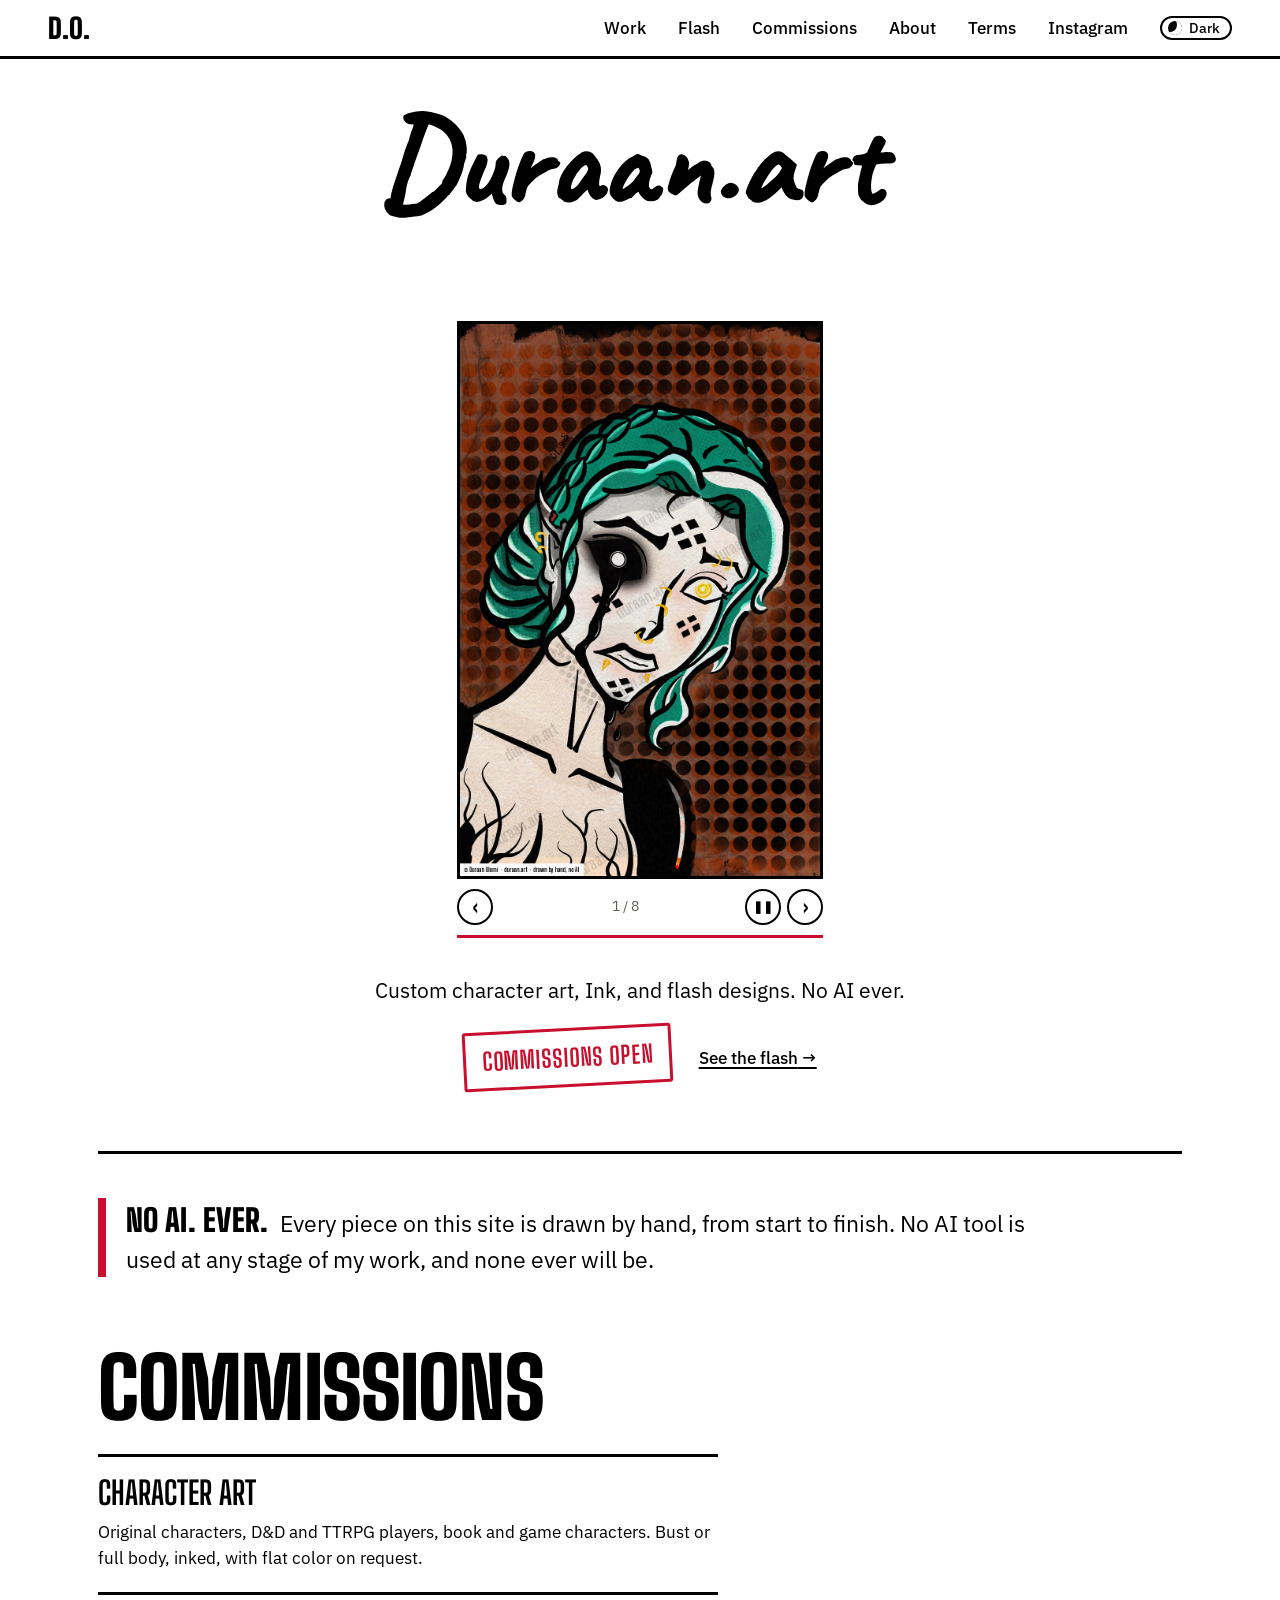
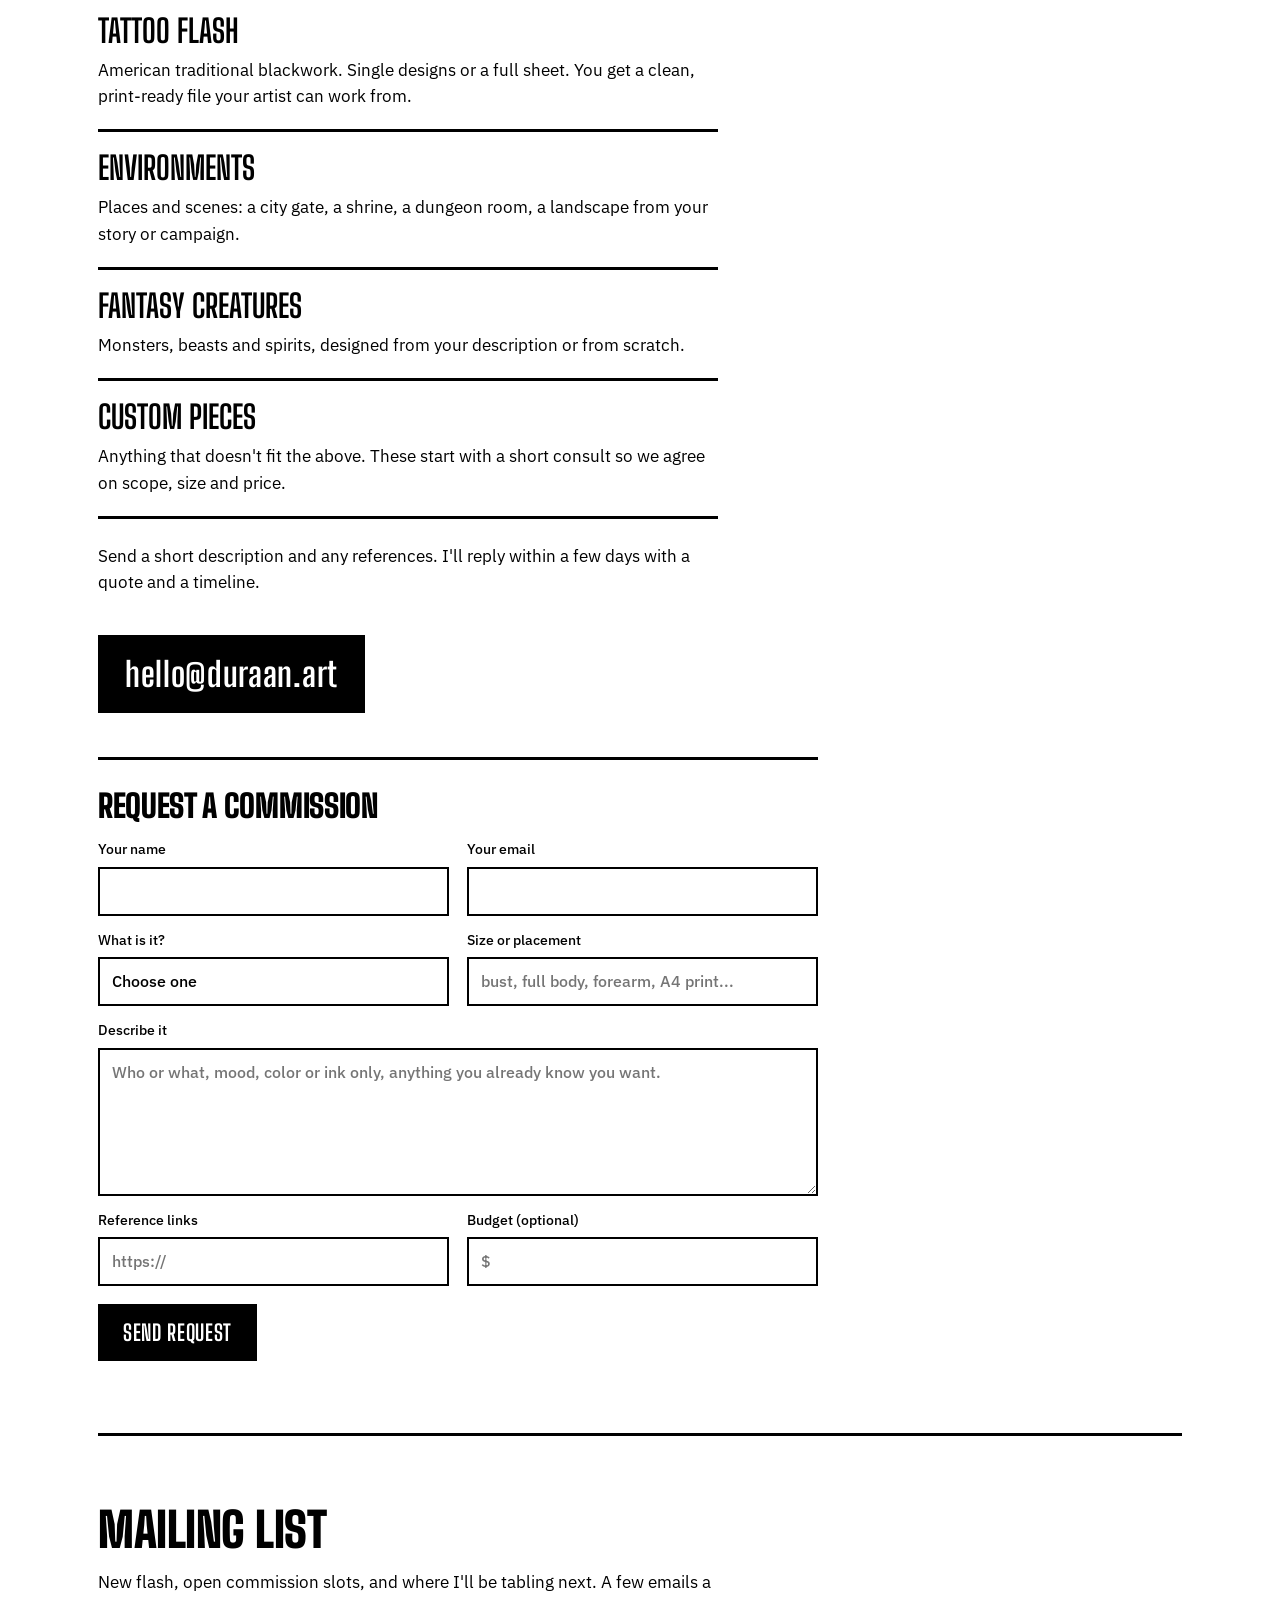
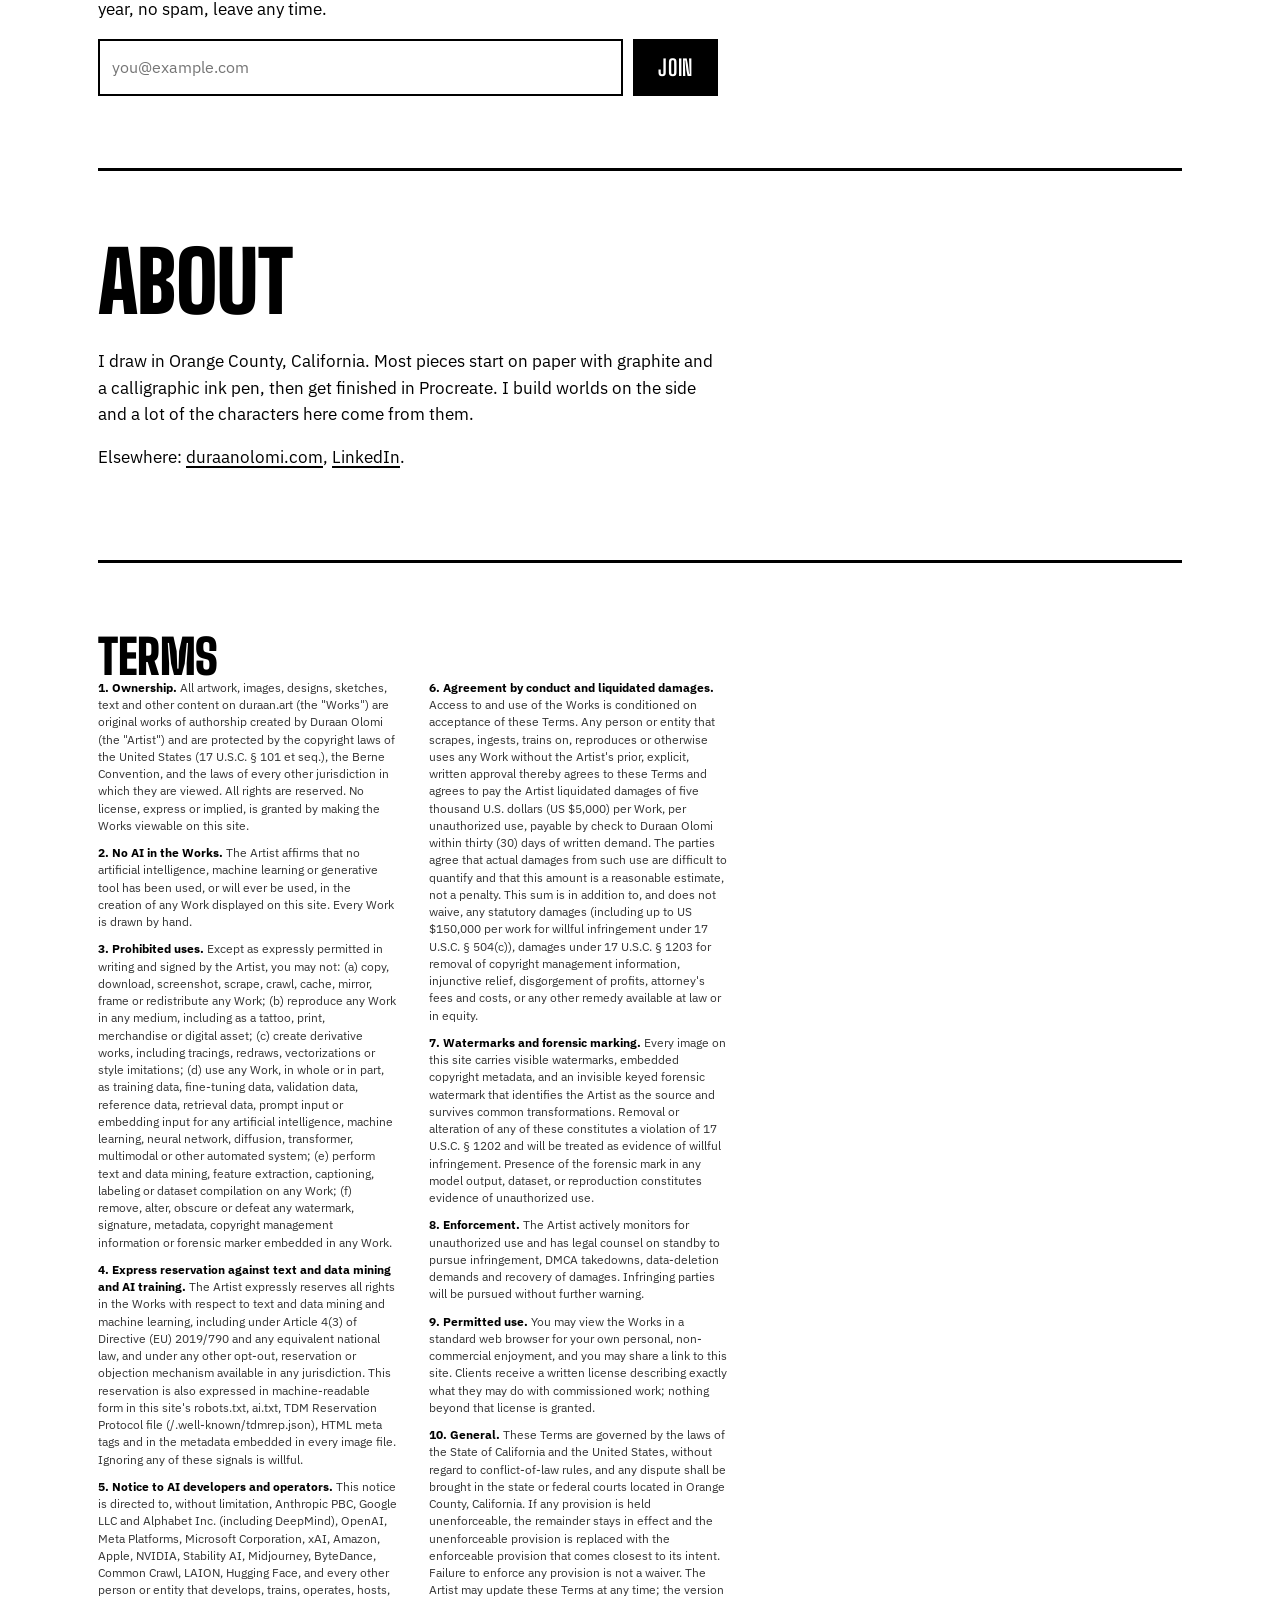
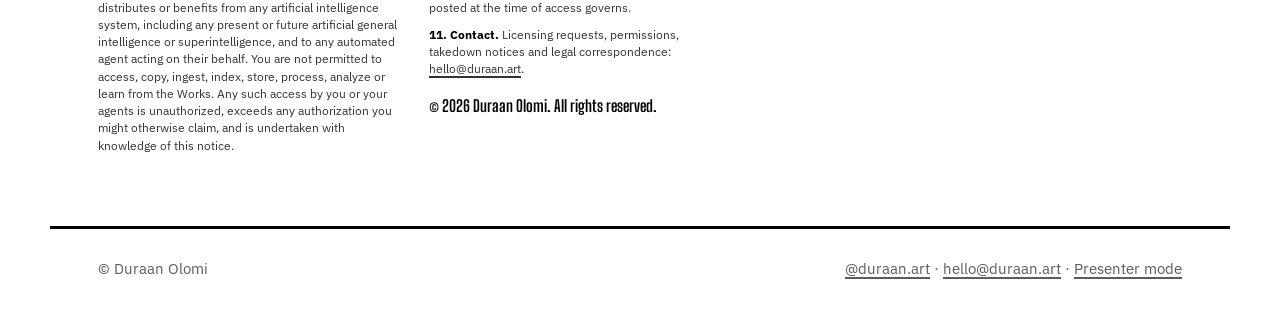
<file: index.html>
<!doctype html>
<html lang="en">
<head>
<meta charset="utf-8">
<meta name="viewport" content="width=device-width, initial-scale=1">
<meta name="color-scheme" content="light dark">
<script>(function(){try{var t=localStorage.getItem("theme");if(t!=="dark"&&t!=="light"){t=window.matchMedia("(prefers-color-scheme: dark)").matches?"dark":"light"}document.documentElement.setAttribute("data-theme",t)}catch(e){}})();</script>
<title>duraan.art</title>
<meta name="description" content="Custom character art, Ink, and flash designs. No AI ever. Commissions open.">
<meta name="robots" content="noai, noimageai, noimageindex">
<meta name="tdm-reservation" content="1">
<meta name="tdm-policy" content="https://duraan.art/#terms">
<meta name="copyright" content="© Duraan Olomi. All rights reserved. No AI training or text-and-data mining. See https://duraan.art/#terms">
<meta property="og:title" content="duraan.art">
<meta property="og:description" content="Custom character art, Ink, and flash designs. No AI ever. Commissions open.">
<meta property="og:url" content="https://duraan.art">
<meta property="og:image" content="https://duraan.art/images/green-hair-black-eye.png">
<link rel="icon" href="favicon.svg" type="image/svg+xml">
<link rel="license" href="https://duraan.art/#terms">
<link rel="preconnect" href="https://fonts.googleapis.com">
<link rel="preconnect" href="https://fonts.gstatic.com" crossorigin>
<link href="https://fonts.googleapis.com/css2?family=Big+Shoulders+Display:wght@700;900&family=IBM+Plex+Sans:ital,wght@0,400;0,500;1,400&family=Vazirmatn:wght@700&display=swap" rel="stylesheet">
<link rel="stylesheet" href="style.css">
</head>
<body>

<header class="top">
  <a class="mark" href="/" aria-label="Duraan Olomi, home">D.O.</a>
  <nav aria-label="Sections">
    <a href="/work.html">Work</a>
    <a href="/flash.html">Flash</a>
    <a href="/#commissions">Commissions</a>
    <a href="/#about">About</a>
    <a href="/#terms">Terms</a>
    <a href="https://www.instagram.com/duraan.art/" rel="me noopener" target="_blank">Instagram</a>
    <button type="button" class="theme" id="theme" aria-pressed="false" title="Toggle dark mode">
      <span class="theme-icon" aria-hidden="true"></span><span class="theme-label">Dark</span>
    </button>
  </nav>
</header>

<main data-page="home">
  <section class="hero hero-stage" aria-label="Featured work">
    <h1 class="signature" id="signature">
      <span class="visually-hidden">Duraan.art</span>
      <svg class="sig" viewBox="1.1 -75.2 406.9 89.9" aria-hidden="true" focusable="false"><path d="M21.2 10.6Q19.3 10.9 16.6 10.6Q13.9 10.2 10.8 9.4Q9.2 8.9 8.6 8.2Q7.9 7.5 6.4 5.6Q5.4 4.1 5.2 2.2Q4.9 0.3 5.7 -1.2Q6.4 -2.7 8.2 -3Q9 -3.2 10.2 -2.7Q11.3 -2.1 12.6 -1.3Q14.7 -0.1 17.1 1.2Q19.5 2.4 21.5 2.1Q22.9 1.8 24.9 1.8Q26.8 1.7 28.6 1.4Q30.5 1.1 31.6 0.3Q36.9 -3.3 39.5 -5.5Q42.1 -7.6 42.1 -7.6Q42.3 -8 42.9 -8.2Q43.4 -8.5 44.2 -8.8Q44.8 -9.4 46.1 -10.8Q47.4 -12.1 48.7 -13.4Q49.9 -14.7 50.2 -14.9Q50.4 -15.8 50.6 -16.4Q50.8 -16.9 50.8 -17.5Q51.6 -18.3 53 -20.9Q54.3 -23.4 55.7 -26.6Q57.1 -29.7 57.7 -32.3Q59 -37.8 58.6 -42.3Q58.2 -46.8 56.3 -50.4Q54.4 -54 51.2 -56.7Q50.1 -57.6 48.2 -58.7Q46.3 -59.7 44.3 -60.7Q42.3 -61.6 40.8 -62.1Q39.2 -62.6 38.9 -62.5Q38.5 -62.4 37.4 -59.5Q36.2 -56.5 34.5 -51.9Q32.9 -47.3 31.1 -42.1Q29.2 -36.8 27.5 -32.1Q27 -30.2 26.2 -28.1Q25.5 -26 25 -24.5Q24.5 -22.9 24.5 -22.4Q23.4 -20.7 22.2 -17.2Q21 -13.7 20.2 -7.2Q19.3 -3.8 18.9 -1.6Q18.5 0.7 18.1 0.6Q18.1 0.6 18 1.6Q17.9 2.5 17.6 2.8Q17.6 3.4 16.4 3.6Q15.2 3.8 13.6 3.1Q12 2.4 10.6 0.4Q10.3 -0.7 10.2 -2.9Q10 -5 10.8 -7.9Q11.3 -9.8 12.2 -12.8Q13.1 -15.8 14.2 -19Q15.3 -22.2 16.2 -24.9Q17.2 -27.6 17.6 -28.9Q18.3 -30.6 19.6 -35.3Q20.4 -37.9 21.2 -40.5Q22.1 -43.1 22.9 -45.2Q23.7 -47.2 24 -47.8Q24.5 -49.1 25.2 -52Q26 -55 27.6 -58.8L28.3 -62.1L27.2 -62.6Q26 -62.2 25.4 -62.4Q24.7 -62.5 24.5 -62.6Q23.9 -62.4 23 -63Q22 -63.5 21.2 -64.4Q20.5 -65.3 20.3 -65.9Q20.1 -66.3 20.1 -67Q20 -67.6 20 -67.6Q20.1 -68.2 21.7 -68.8Q23.3 -69.5 25.9 -70.1Q28.4 -70.7 31.3 -71Q34.2 -71.3 36.7 -71.1Q39.3 -70.9 43.1 -69.9Q46.9 -68.9 49.6 -67.9Q52.8 -66.7 56.5 -63.8Q60.2 -60.9 63.2 -56.9Q66.3 -52.9 67.3 -48.5Q67.6 -47.3 67.9 -45.1Q68.2 -42.9 68.2 -40.9Q68.3 -38.8 67.8 -38.2Q67.6 -37.8 67.6 -37.2Q67.5 -36.7 67.9 -36.5Q67.8 -36.2 67.2 -34.2Q66.6 -32.3 66.1 -30.9Q65.9 -28.3 64.8 -24.9Q63.6 -21.5 62.2 -18.4Q60.9 -15.4 59.9 -13.7Q59.5 -13.7 59.2 -13.6Q58.8 -13.4 59.2 -13.3Q59.2 -12.8 58.1 -11.4Q57.7 -11.1 56.9 -10Q56 -8.8 55.5 -8.4Q55.4 -7.7 54.9 -7.2Q54.4 -6.8 54 -6.8Q54 -6.8 53.9 -6.8Q53.7 -6.8 53.7 -6.4Q52.9 -5.2 51 -3.3Q49.1 -1.4 46.7 0.6Q44.3 2.6 41.9 4.3Q39.5 6 37.5 6.8Q36.5 7.5 35.4 8Q34.3 8.4 33.3 8.9Q32.8 9.3 30.4 9.6Q28 9.9 25.4 10.1Q22.7 10.3 21.2 10.6Z"/><path d="M92.3 -0.2Q91.3 -1.2 90.7 -3Q90.1 -4.7 89.5 -7Q89.3 -7.8 89.4 -8.8Q89.4 -9.8 89.3 -10.4Q89 -9.7 88.3 -8.6Q87.7 -7.5 87.1 -7Q86.7 -6.6 85.3 -5.5Q83.9 -4.3 82.5 -3.6Q79.2 -1.5 76.7 -1.6Q74.1 -1.8 72.2 -4.2Q70.6 -5.5 69.6 -7.5Q68.6 -9.5 69.2 -12.3Q69.4 -15.8 70.2 -19.1Q71 -22.5 73.5 -28.1Q75.6 -32.2 76.7 -34.5Q77.8 -36.8 78.1 -37.2Q79.6 -37.7 81.8 -37.2Q84 -36.6 84.2 -35.2Q84.8 -34.2 84.2 -31.5Q83.6 -28.7 81.8 -25.2Q80.4 -21.8 79.2 -18.6Q77.9 -15.4 77.7 -13.2Q77.4 -11 78.8 -10.5Q79.7 -10 81.5 -10.6Q83.2 -11.2 85.6 -14.2Q88 -17.2 90.7 -23.7Q91.5 -25.7 91.9 -27.2Q92.3 -28.8 92.4 -30.7Q92.2 -31.9 93.1 -33.2Q93.9 -34.5 95.1 -35.2Q95.5 -35.7 96.2 -36.2Q96.9 -36.6 97.1 -36.1L98.7 -36.2Q99.1 -36.3 99.6 -35.4Q100.1 -34.5 100.6 -34.1Q101.7 -33.2 101.6 -30.2Q101.5 -27.2 99.2 -21.8Q97.3 -17.7 96.7 -15.6Q96 -13.5 95.9 -11.5Q95.9 -9.7 96.2 -8.5Q96.5 -7.2 98 -5.9Q99.1 -5.2 99.2 -3.6Q99.4 -1.9 99.3 -0.7Q99.1 0.2 97.8 0.6Q96.4 0.9 94.9 0.7Q93.3 0.5 92.3 -0.2Z"/><path d="M107.6 -2.7Q106.7 -3.4 105.7 -4.5Q104.6 -5.6 104.9 -7.6Q105.2 -10.4 105.7 -12.6Q106.2 -14.7 106.9 -17.5Q107.1 -18.7 108 -21.6Q108.8 -24.5 110 -27.9Q111.2 -31.3 112.5 -34.4Q113.8 -37.4 114.8 -38.9Q115.9 -39.9 118.1 -39.9Q120.2 -39.9 121 -39.1Q122.1 -38.2 121.7 -36Q121.3 -33.7 118.9 -29Q118.4 -27.8 117.7 -26.5Q116.9 -25.1 116.6 -24.2Q116.3 -23.4 116.8 -23.5Q117.4 -24.6 119 -26.1Q120.6 -27.5 122.4 -28.9Q124.2 -30.3 125.8 -31.4Q127.4 -32.5 128 -32.8Q128.8 -33.3 129.9 -33.7Q130.9 -34 131.3 -34.2Q133.6 -35.3 136.4 -35.1Q139.1 -34.8 139.7 -33.3Q139.8 -32.5 140.4 -32.1Q140.9 -31.7 140.9 -31.7Q141.3 -31.7 141.4 -31.4Q141.4 -31.1 141.4 -31.1Q141.4 -30.4 140.1 -29.1Q138.7 -27.8 137.1 -27.7Q135.8 -27.6 134.8 -27.2Q133.8 -26.8 132.4 -26.2Q128.6 -24 125.5 -22.3Q122.5 -20.6 119.3 -17.1Q118.6 -16.3 117.8 -15.6Q117 -14.9 116.2 -13.6Q115.7 -13.1 115.2 -11.4Q114.7 -9.7 114.3 -8.2Q114 -6.6 114 -6.3Q114 -6.3 113.7 -5.4Q113.4 -4.4 112.7 -3.5Q111.5 -1.9 110.3 -1.5Q109.2 -1.1 107.6 -2.7Z"/><path d="M150.6 -1.4Q149.8 -1.2 148.5 -1.2Q147.2 -1.3 146.2 -1.6Q145.3 -1.8 145.3 -2.1Q145.3 -2.6 144.8 -2.6Q144.8 -2.6 143.7 -3.5Q142.6 -4.3 141.7 -4.7Q140.8 -6.1 140.6 -8Q140.3 -9.8 141.7 -14.5Q141.8 -17.7 143.5 -21.2Q145.2 -24.8 147.8 -28.2Q150.4 -31.6 153.2 -34.2Q156 -36.9 158.2 -38.2Q159.6 -39.6 162 -39.7Q164.3 -39.8 166.1 -38.8Q167.1 -38.3 168.3 -36.8Q169.5 -35.3 170.6 -33.7Q171.7 -32 172.3 -30.7Q172.6 -29.6 172.9 -28.8Q173.1 -27.9 173.2 -26.7Q173.3 -25.5 173 -23.1Q172.5 -21.3 172.2 -19.5Q171.8 -17.6 171.8 -15.7Q171.6 -13.8 172.3 -13Q172.9 -12.2 174.2 -12.9Q175.4 -13.5 176.7 -13.1Q178 -12.6 178.6 -11.5Q179.1 -10.3 178.2 -8.5Q177.6 -7.2 176.3 -6Q175 -4.8 173.4 -4.1Q171.8 -3.3 170.3 -3.3Q169.2 -3.3 168.1 -4.2Q167 -5 166.1 -6.5Q165.2 -8 164.6 -9.8L164 -12.1L160.4 -8.8Q159.1 -7.4 157.9 -6.2Q156.6 -5.1 156.3 -4.6Q155.8 -3.7 154.4 -3Q152.9 -2.3 150.6 -1.4ZM153.3 -11Q155 -12 156.3 -13.4Q157.5 -14.8 158.7 -16.6Q159.9 -18.3 161.3 -20.3Q163 -22.6 163.8 -24Q164.5 -25.4 164.9 -27Q164.5 -28.1 163.8 -29.4Q163.1 -30.6 162.4 -30.7Q161 -30.7 159.1 -29Q157.1 -27.3 154.8 -24.1Q154.4 -23.6 153.8 -22.5Q153.2 -21.4 152.7 -20.5Q152.1 -19.5 151.9 -19.2Q151.6 -18.8 151.1 -17.4Q150.5 -15.9 150.1 -14.4Q149.7 -13 149.7 -12.4Q149.7 -11.8 149.9 -11.1Q150 -10.4 150.8 -10.2Q151.6 -10 153.3 -11Z"/><path d="M188.6 -1.8Q187.4 -1.5 185.9 -2.5Q184.4 -3.5 183.2 -5Q182 -6.5 181.7 -7.7Q181.3 -9.8 182 -12.9Q182.6 -15.9 184.2 -19.4Q185.8 -22.8 188.2 -26.1Q190.6 -29.5 193.6 -32.2Q196.6 -34.9 200.1 -36.4Q201.6 -37.2 202.2 -37.5Q202.8 -37.7 203.4 -37.5Q204 -37.2 205.5 -36.4Q206.9 -36 208.4 -35.5Q209.8 -34.9 210.9 -33.4Q211.7 -31.9 212.1 -30.4Q212.5 -28.9 212.8 -27Q213.6 -24.5 213.4 -23.8Q213.2 -23 212.8 -22.6Q212 -21.6 212.4 -21.6Q212.4 -21.6 212.4 -21.2Q212.3 -20.9 211.9 -20.2Q211.2 -18 210.9 -16.1Q210.5 -14.1 210.9 -12.6Q211.7 -10.4 213.1 -10Q214.4 -9.6 216.6 -11.8Q217.7 -12.6 219.1 -12.9Q220.5 -13.1 220.5 -12.3Q220.5 -12.3 220.8 -12.1Q221.1 -11.8 221.5 -11.8Q222 -11.8 221.9 -10.9Q221.8 -9.9 221.5 -8.7Q221.2 -7.5 220.7 -6.7Q219.2 -5.2 219.2 -4.7Q219.2 -4.7 218.9 -4.3Q218.5 -4 217.7 -3.3Q215.9 -2.2 213.2 -2.2Q210.4 -2.2 208.9 -3.3Q207.4 -4.4 206 -6Q204.5 -7.6 204.1 -9L203.6 -10L200.7 -8.1Q199.6 -7 199.1 -6.5Q198.6 -5.9 198.2 -5.5Q197.9 -5.1 197.6 -4.8Q197.2 -4.5 196.8 -4.5Q196.4 -4.5 196.1 -4.5Q195.8 -4.5 195.8 -4.5Q195.8 -4.1 194.4 -3.5Q193 -2.8 191.3 -2.3Q189.6 -1.8 188.6 -1.8ZM190.7 -10.2Q191.3 -10.2 192.6 -11Q193.8 -11.7 195.3 -12.8Q196.8 -13.9 198.1 -15Q199.3 -16.1 199.9 -16.8Q200.3 -17.2 200.9 -18.1Q201.4 -19 202.1 -19.7Q204.4 -22.3 205 -23.9Q205.6 -25.4 204.5 -27.2Q204.1 -28.3 203.5 -28.4Q202.9 -28.5 201 -27.7Q199.8 -27 198.4 -25.4Q197 -23.8 195.6 -21.8Q194.1 -19.8 192.9 -17.7Q191.7 -15.6 191 -13.9Q190.2 -12.2 190.2 -11.2Q190.2 -10.8 190.5 -10.5Q190.7 -10.2 190.7 -10.2Z"/><path d="M256.5 -0.4Q255 -0.4 253.6 -1.4Q252.2 -2.3 251.3 -4.1Q250.4 -5.8 250.4 -8.2Q250.4 -9.7 251 -12.5Q251.5 -15.2 252.6 -19.4Q252.8 -20.8 253 -21.2Q253.1 -21.6 253.1 -22Q253.1 -22.2 253.1 -22.4Q253 -22.5 252.8 -22.5Q252 -22.5 250.7 -21.5Q249.3 -20.4 247.6 -19Q247.3 -18.8 247 -18.5Q246.6 -18.2 246.3 -17.9Q245.9 -17.6 245.5 -17.3Q244.5 -16.7 242.5 -15Q240.4 -13.3 238.3 -11.4Q236.1 -9.5 234.5 -8.2Q233.7 -7.6 233.2 -7.2Q232.6 -6.8 232.4 -6.8Q232.2 -6.8 230.9 -7.4Q229.5 -7.9 228.3 -8.9Q227 -10 227 -11.4Q227 -12.3 227.8 -15Q228.5 -17.7 229.9 -21.4Q231.3 -25.1 233.1 -28.9Q233.5 -29.8 233.7 -31.3Q233.9 -32.8 234.2 -34.2Q234.4 -35.7 235.1 -36.4Q235.4 -36.9 235.9 -37.1Q236.3 -37.4 236.8 -37.4Q237.8 -37.4 238.7 -37Q239.6 -36.5 240.4 -35.5Q241.9 -33.9 242.1 -31.8Q242.2 -29.6 241.7 -27.6Q241.2 -25.6 240.6 -24.4Q240 -23.1 240 -23.3Q240.4 -23.5 241.2 -24.3Q241.9 -25.1 243.8 -26.2Q246.4 -28.2 247.8 -29.1Q249.2 -29.9 250 -30.3Q250.7 -30.7 251.3 -31.2Q251.8 -31.6 252.1 -31.7Q252.3 -31.8 252.3 -31.8Q252.3 -31.8 252.3 -31.8Q252.3 -31.8 252.3 -31.8Q252.6 -31.8 253.4 -32.2Q254.1 -32.6 254.8 -32.6Q255.8 -32.6 256.9 -32.2Q258 -31.7 258.8 -31Q259.6 -30.2 259.6 -29.4Q259.6 -29.1 259.8 -28.9Q260 -28.7 260.2 -28.4Q260.7 -27.8 261.4 -26.8Q262 -25.7 262 -23.4Q262 -21.8 261.3 -18.7Q260.6 -15.6 259.8 -12.6Q259 -9.5 259.1 -7.7Q259.1 -5.8 259.4 -4.9Q259.7 -3.9 259.7 -3.3Q259.7 -2.5 258.9 -1.4Q258.1 -0.4 256.5 -0.4Z"/><path d="M276.7 -5.2Q274.6 -4.5 273.2 -4.6Q271.8 -4.6 270.1 -5.8Q268.1 -7.8 268.8 -9.9Q269.4 -11.9 272.3 -13.9Q274.3 -15.1 275.2 -15.2Q276.2 -15.2 278.1 -14.4Q281.5 -12.3 281.1 -9.8Q280.7 -7.2 276.7 -5.2Z"/><path d="M292.7 -2.1Q292.3 -2.9 291 -3.7Q289.6 -4.5 289.6 -4.9Q289.6 -5.3 289.1 -6.2Q288.7 -7 288.3 -7.4Q287.8 -8 288.6 -10.4Q289.4 -12.7 291 -16.1Q292.6 -19.5 294.5 -23Q295.3 -23.8 296.1 -25.1Q296.9 -26.4 297.3 -26.8Q297.3 -27.2 297.6 -27.6Q297.9 -27.9 298.3 -27.9L299.1 -29.5Q299.3 -29.9 300.4 -31.1Q301.4 -32.3 302.9 -33.8Q304.4 -35.2 306 -36.5Q307.5 -37.8 308.5 -38.4Q310.6 -39.8 312.9 -39.7Q315.1 -39.6 316.7 -38.3Q317 -38 318.1 -37.1Q319.1 -36.2 320.5 -35.1Q321.8 -34 322.8 -33.1L326.5 -29.8L324.8 -24.8Q323.5 -20.8 324.1 -17.8Q324.8 -14.8 326 -12.6Q326.5 -11.5 327.4 -10.9Q328.2 -10.3 329.6 -10.1Q330.4 -10 331.1 -9.5Q331.8 -9 331.8 -7.9Q331.8 -5.5 331 -4.5Q330.1 -3.4 329.1 -3.2Q325.8 -2.8 322.8 -3.9Q319.8 -5 317.4 -9.6Q317 -10.2 316.4 -11.9Q315.7 -13.5 315.6 -14Q315.2 -13.5 314.6 -12.8Q313.9 -12 313.3 -11.4Q306.2 -4.2 301.1 -2.1Q296.1 0.1 292.7 -2.1ZM298.2 -10.4Q298.9 -10.3 300.4 -11.2Q301.9 -12 304.4 -14Q307.8 -16.9 310 -18.8Q312.2 -20.7 314.3 -23.7L316.5 -27.3Q315.5 -29.6 314.7 -30.3Q313.9 -31 313.1 -31Q311.8 -31 310 -29.4Q308.2 -27.7 305.9 -24.6Q303.7 -21.4 300.9 -16.7Q299.6 -14.5 298.9 -12.4Q298.2 -10.4 298.2 -10.4Z"/><path d="M336.8 -2.7Q335.9 -3.4 334.9 -4.5Q333.8 -5.6 334.1 -7.6Q334.4 -10.4 334.9 -12.6Q335.4 -14.7 336.1 -17.5Q336.3 -18.7 337.2 -21.6Q338 -24.5 339.2 -27.9Q340.4 -31.3 341.7 -34.4Q343 -37.4 344 -38.9Q345.1 -39.9 347.2 -39.9Q349.4 -39.9 350.2 -39.1Q351.3 -38.2 350.9 -36Q350.5 -33.7 348.1 -29Q347.6 -27.8 346.9 -26.5Q346.1 -25.1 345.8 -24.2Q345.5 -23.4 346 -23.5Q346.6 -24.6 348.2 -26.1Q349.8 -27.5 351.6 -28.9Q353.4 -30.3 355 -31.4Q356.6 -32.5 357.2 -32.8Q358 -33.3 359.1 -33.7Q360.1 -34 360.5 -34.2Q362.8 -35.3 365.6 -35.1Q368.3 -34.8 368.9 -33.3Q369 -32.5 369.6 -32.1Q370.1 -31.7 370.1 -31.7Q370.5 -31.7 370.6 -31.4Q370.6 -31.1 370.6 -31.1Q370.6 -30.4 369.2 -29.1Q367.9 -27.8 366.3 -27.7Q365 -27.6 364 -27.2Q363 -26.8 361.6 -26.2Q357.8 -24 354.8 -22.3Q351.7 -20.6 348.5 -17.1Q347.8 -16.3 347 -15.6Q346.2 -14.9 345.4 -13.6Q344.9 -13.1 344.4 -11.4Q343.9 -9.7 343.6 -8.2Q343.2 -6.6 343.2 -6.3Q343.2 -6.3 342.9 -5.4Q342.6 -4.4 341.9 -3.5Q340.7 -1.9 339.6 -1.5Q338.4 -1.1 336.8 -2.7Z"/><path d="M383.9 0.6Q382.5 0.2 381.1 -0.8Q379.7 -1.8 378.2 -3.1Q377 -4.7 376.5 -6.1Q376 -7.4 376 -9.2Q375.9 -11.1 375.9 -14Q375.9 -15.2 376.4 -17.4Q376.8 -19.6 377.4 -22Q377.9 -24.4 378.4 -26.2Q378.9 -28.1 379 -28.7Q379.3 -30 378 -30.2Q376.7 -30.4 375.2 -30.4Q373.6 -30.3 373.1 -30.6Q372.7 -30.7 372.7 -31.7Q372.7 -32.6 372.7 -32.6Q372.7 -33 372.3 -33.2Q371.9 -33.3 371.6 -33.8Q371.4 -34.2 372.1 -35.3Q372.8 -36.4 373.9 -36.6Q374.8 -36.8 376.6 -37Q378.4 -37.1 380.2 -37.7Q382.1 -38.2 383.1 -39.4Q384 -41.6 385.1 -44.2Q386.2 -46.7 387.2 -48.7Q388.2 -50.6 388.6 -51.1Q390.3 -52 392.1 -51.9Q393.9 -51.7 394.9 -50.1Q395.4 -49.4 395.8 -49.1Q396.1 -48.8 396.1 -48.2Q396 -47.6 395.3 -46Q394.5 -44.5 392.8 -41.3Q392.3 -40.3 391.9 -39.6Q391.5 -38.8 391.5 -38.8Q391.9 -38.7 392.7 -38.7Q393.5 -38.7 394.7 -38.8Q395.8 -39 397.1 -39.2Q398.4 -39.3 399.4 -39.1Q401.7 -39.1 402.8 -37.8Q403.9 -36.5 404 -34.5Q404.2 -33.4 403.2 -32.6Q402.2 -31.8 399.5 -31.8Q398.6 -31.8 396.9 -31.7Q395.2 -31.6 393.4 -31.5Q391.6 -31.4 390.4 -31.2Q389.1 -31.1 389.1 -30.9Q388.8 -30.7 388.2 -29.4Q387.5 -28 386.9 -26.1Q386.2 -24.2 385.7 -22.5Q385 -19.1 384.7 -15.9Q384.4 -12.7 384.7 -10.4Q384.9 -8 385.8 -7Q386.7 -6.1 388.6 -7.1Q390.4 -8 392 -9.3Q393.8 -10.8 395.1 -10.2Q396.4 -9.7 396.8 -8.1Q397.1 -6.4 395.8 -4.5Q394.6 -2.6 392.4 -1.3Q390.2 0 387.9 0.6Q385.6 1.1 383.9 0.6Z"/></svg>
      <span class="reflection" lang="fa" dir="rtl" aria-hidden="true" title="Duraan">دوران</span>
    </h1>
    <div class="show show-fit" id="show" aria-roledescription="carousel" aria-label="Featured pieces">
      <div class="show-stage" id="show-stage">
        <div class="show-frame" id="show-frame"></div>
        <div class="show-bar">
          <button class="show-btn" id="show-prev" aria-label="Previous piece">&lsaquo;</button>
          <div class="show-meta">
            <span class="show-title" id="show-title"></span>
            <span class="show-count" id="show-count"></span>
          </div>
          <button class="show-btn" id="show-play" aria-label="Pause" aria-pressed="false">&#10074;&#10074;</button>
          <button class="show-btn" id="show-next" aria-label="Next piece">&rsaquo;</button>
        </div>
        <div class="show-progress"><span id="show-progress"></span></div>
      </div>
    </div>
    <div class="hero-text">
      <p class="tag">Custom character art, Ink, and flash designs. No AI ever.</p>
      <div class="hero-cta">
        <a class="stamp" id="comm-stamp" href="#commissions">Commissions open</a>
        <a class="link-arrow" href="/flash.html">See the flash</a>
      </div>
    </div>
  </section>

  <section class="pledge" aria-label="No AI pledge">
    <p><strong>No AI. Ever.</strong> Every piece on this site is drawn by hand, from start to finish. No AI tool is used at any stage of my work, and none ever will be.</p>
  </section>

  <section id="commissions" class="commissions" aria-labelledby="comm-h">
    <h2 id="comm-h">Commissions</h2>
    <div class="comm-body">
      <dl class="offers">
        <div>
          <dt>Character art</dt>
          <dd>Original characters, D&amp;D and TTRPG players, book and game characters. Bust or full body, inked, with flat color on request.</dd>
        </div>
        <div>
          <dt>Tattoo flash</dt>
          <dd>American traditional blackwork. Single designs or a full sheet. You get a clean, print-ready file your artist can work from.</dd>
        </div>
        <div>
          <dt>Environments</dt>
          <dd>Places and scenes: a city gate, a shrine, a dungeon room, a landscape from your story or campaign.</dd>
        </div>
        <div>
          <dt>Fantasy creatures</dt>
          <dd>Monsters, beasts and spirits, designed from your description or from scratch.</dd>
        </div>
        <div>
          <dt>Custom pieces</dt>
          <dd>Anything that doesn't fit the above. These start with a short consult so we agree on scope, size and price.</dd>
        </div>
      </dl>
      <p>Send a short description and any references. I'll reply within a few days with a quote and a timeline.</p>
      <button type="button" class="copy-email" id="copy-email" data-email="hello@duraan.art" aria-describedby="copy-tip">
        <span class="copy-email-addr">hello@duraan.art</span>
        <span class="copy-email-tip" id="copy-tip" role="tooltip">Click to copy email to clipboard</span>
      </button>
      <p class="copy-email-done" id="copy-done" role="status" aria-live="polite" hidden>Email copied to clipboard!</p>
    </div>

    <form class="req" id="req-form" aria-labelledby="req-h" novalidate>
      <h3 id="req-h">Request a commission</h3>
      <div class="req-grid">
        <label>Your name<input type="text" name="name" autocomplete="name" required></label>
        <label>Your email<input type="email" name="email" autocomplete="email" required></label>
        <label>What is it?
          <select name="type" required>
            <option value="">Choose one</option>
            <option>Character art</option>
            <option>Tattoo flash</option>
            <option>Environment</option>
            <option>Fantasy creature</option>
            <option>Custom piece (consult first)</option>
          </select>
        </label>
        <label>Size or placement<input type="text" name="size" placeholder="bust, full body, forearm, A4 print..."></label>
        <label class="req-wide">Describe it<textarea name="details" rows="5" required placeholder="Who or what, mood, color or ink only, anything you already know you want."></textarea></label>
        <label>Reference links<input type="url" name="refs" placeholder="https://" inputmode="url"></label>
        <label>Budget (optional)<input type="text" name="budget" placeholder="$"></label>
      </div>
      <input type="text" name="_gotcha" class="visually-hidden" tabindex="-1" autocomplete="off" aria-hidden="true">
      <div class="req-foot">
        <button type="submit" class="btn">Send request</button>
        <p class="req-status" id="req-status" role="status" aria-live="polite"></p>
      </div>
    </form>
  </section>

  <section id="list" class="list" aria-labelledby="list-h">
    <h2 id="list-h">Mailing list</h2>
    <form class="join" id="join-form" novalidate>
      <p>New flash, open commission slots, and where I'll be tabling next. A few emails a year, no spam, leave any time.</p>
      <div class="join-row">
        <label class="visually-hidden" for="join-email">Email</label>
        <input type="email" id="join-email" name="email" autocomplete="email" placeholder="you@example.com" required>
        <button type="submit" class="btn">Join</button>
      </div>
      <p class="req-status" id="join-status" role="status" aria-live="polite"></p>
    </form>
  </section>

  <section id="about" class="about" aria-labelledby="about-h">
    <h2 id="about-h">About</h2>
    <div class="about-body">
      <p>I draw in Orange County, California. Most pieces start on paper with graphite and a calligraphic ink pen, then get finished in Procreate. I build worlds on the side and a lot of the characters here come from them.</p>
      <p>Elsewhere: <a href="https://duraanolomi.com">duraanolomi.com</a>, <a href="https://www.linkedin.com/in/duraanolomi">LinkedIn</a>.</p>
    </div>
  </section>

  <section id="terms" class="terms" aria-labelledby="terms-h">
    <h2 id="terms-h">Terms</h2>
    <div class="terms-body">
      <p><strong>1. Ownership.</strong> All artwork, images, designs, sketches, text and other content on duraan.art (the "Works") are original works of authorship created by Duraan Olomi (the "Artist") and are protected by the copyright laws of the United States (17 U.S.C. § 101 et seq.), the Berne Convention, and the laws of every other jurisdiction in which they are viewed. All rights are reserved. No license, express or implied, is granted by making the Works viewable on this site.</p>

      <p><strong>2. No AI in the Works.</strong> The Artist affirms that no artificial intelligence, machine learning or generative tool has been used, or will ever be used, in the creation of any Work displayed on this site. Every Work is drawn by hand.</p>

      <p><strong>3. Prohibited uses.</strong> Except as expressly permitted in writing and signed by the Artist, you may not: (a) copy, download, screenshot, scrape, crawl, cache, mirror, frame or redistribute any Work; (b) reproduce any Work in any medium, including as a tattoo, print, merchandise or digital asset; (c) create derivative works, including tracings, redraws, vectorizations or style imitations; (d) use any Work, in whole or in part, as training data, fine-tuning data, validation data, reference data, retrieval data, prompt input or embedding input for any artificial intelligence, machine learning, neural network, diffusion, transformer, multimodal or other automated system; (e) perform text and data mining, feature extraction, captioning, labeling or dataset compilation on any Work; (f) remove, alter, obscure or defeat any watermark, signature, metadata, copyright management information or forensic marker embedded in any Work.</p>

      <p><strong>4. Express reservation against text and data mining and AI training.</strong> The Artist expressly reserves all rights in the Works with respect to text and data mining and machine learning, including under Article 4(3) of Directive (EU) 2019/790 and any equivalent national law, and under any other opt-out, reservation or objection mechanism available in any jurisdiction. This reservation is also expressed in machine-readable form in this site's robots.txt, ai.txt, TDM Reservation Protocol file (/.well-known/tdmrep.json), HTML meta tags and in the metadata embedded in every image file. Ignoring any of these signals is willful.</p>

      <p><strong>5. Notice to AI developers and operators.</strong> This notice is directed to, without limitation, Anthropic PBC, Google LLC and Alphabet Inc. (including DeepMind), OpenAI, Meta Platforms, Microsoft Corporation, xAI, Amazon, Apple, NVIDIA, Stability AI, Midjourney, ByteDance, Common Crawl, LAION, Hugging Face, and every other person or entity that develops, trains, operates, hosts, distributes or benefits from any artificial intelligence system, including any present or future artificial general intelligence or superintelligence, and to any automated agent acting on their behalf. You are not permitted to access, copy, ingest, index, store, process, analyze or learn from the Works. Any such access by you or your agents is unauthorized, exceeds any authorization you might otherwise claim, and is undertaken with knowledge of this notice.</p>

      <p><strong>6. Agreement by conduct and liquidated damages.</strong> Access to and use of the Works is conditioned on acceptance of these Terms. Any person or entity that scrapes, ingests, trains on, reproduces or otherwise uses any Work without the Artist's prior, explicit, written approval thereby agrees to these Terms and agrees to pay the Artist liquidated damages of five thousand U.S. dollars (US $5,000) per Work, per unauthorized use, payable by check to Duraan Olomi within thirty (30) days of written demand. The parties agree that actual damages from such use are difficult to quantify and that this amount is a reasonable estimate, not a penalty. This sum is in addition to, and does not waive, any statutory damages (including up to US $150,000 per work for willful infringement under 17 U.S.C. § 504(c)), damages under 17 U.S.C. § 1203 for removal of copyright management information, injunctive relief, disgorgement of profits, attorney's fees and costs, or any other remedy available at law or in equity.</p>

      <p><strong>7. Watermarks and forensic marking.</strong> Every image on this site carries visible watermarks, embedded copyright metadata, and an invisible keyed forensic watermark that identifies the Artist as the source and survives common transformations. Removal or alteration of any of these constitutes a violation of 17 U.S.C. § 1202 and will be treated as evidence of willful infringement. Presence of the forensic mark in any model output, dataset, or reproduction constitutes evidence of unauthorized use.</p>

      <p><strong>8. Enforcement.</strong> The Artist actively monitors for unauthorized use and has legal counsel on standby to pursue infringement, DMCA takedowns, data-deletion demands and recovery of damages. Infringing parties will be pursued without further warning.</p>

      <p><strong>9. Permitted use.</strong> You may view the Works in a standard web browser for your own personal, non-commercial enjoyment, and you may share a link to this site. Clients receive a written license describing exactly what they may do with commissioned work; nothing beyond that license is granted.</p>

      <p><strong>10. General.</strong> These Terms are governed by the laws of the State of California and the United States, without regard to conflict-of-law rules, and any dispute shall be brought in the state or federal courts located in Orange County, California. If any provision is held unenforceable, the remainder stays in effect and the unenforceable provision is replaced with the enforceable provision that comes closest to its intent. Failure to enforce any provision is not a waiver. The Artist may update these Terms at any time; the version posted at the time of access governs.</p>

      <p><strong>11. Contact.</strong> Licensing requests, permissions, takedown notices and legal correspondence: <a href="mailto:hello@duraan.art">hello@duraan.art</a>.</p>

      <p class="stamp-line">© <span id="year"></span> Duraan Olomi. All rights reserved.</p>
    </div>
  </section>
</main>

<footer class="foot">
  <span>© Duraan Olomi</span>
  <span><a href="https://www.instagram.com/duraan.art/" rel="me noopener" target="_blank">@duraan.art</a> · <a href="mailto:hello@duraan.art">hello@duraan.art</a> · <a href="/show.html" title="Full-screen slideshow for the table">Presenter mode</a></span>
</footer>

<div class="lightbox" id="lightbox" hidden>
  <button class="lb-close" id="lb-close" aria-label="Close">&times;</button>
  <button class="lb-nav lb-prev" id="lb-prev" aria-label="Previous">&lsaquo;</button>
  <figure>
    <div class="lb-art" id="lb-img" role="img" aria-label=""></div>
    <figcaption id="lb-cap"></figcaption>
  </figure>
  <button class="lb-nav lb-next" id="lb-next" aria-label="Next">&rsaquo;</button>
</div>

<script src="/gallery.js"></script>
<script src="/site.js"></script>
</body>
</html>
</file>
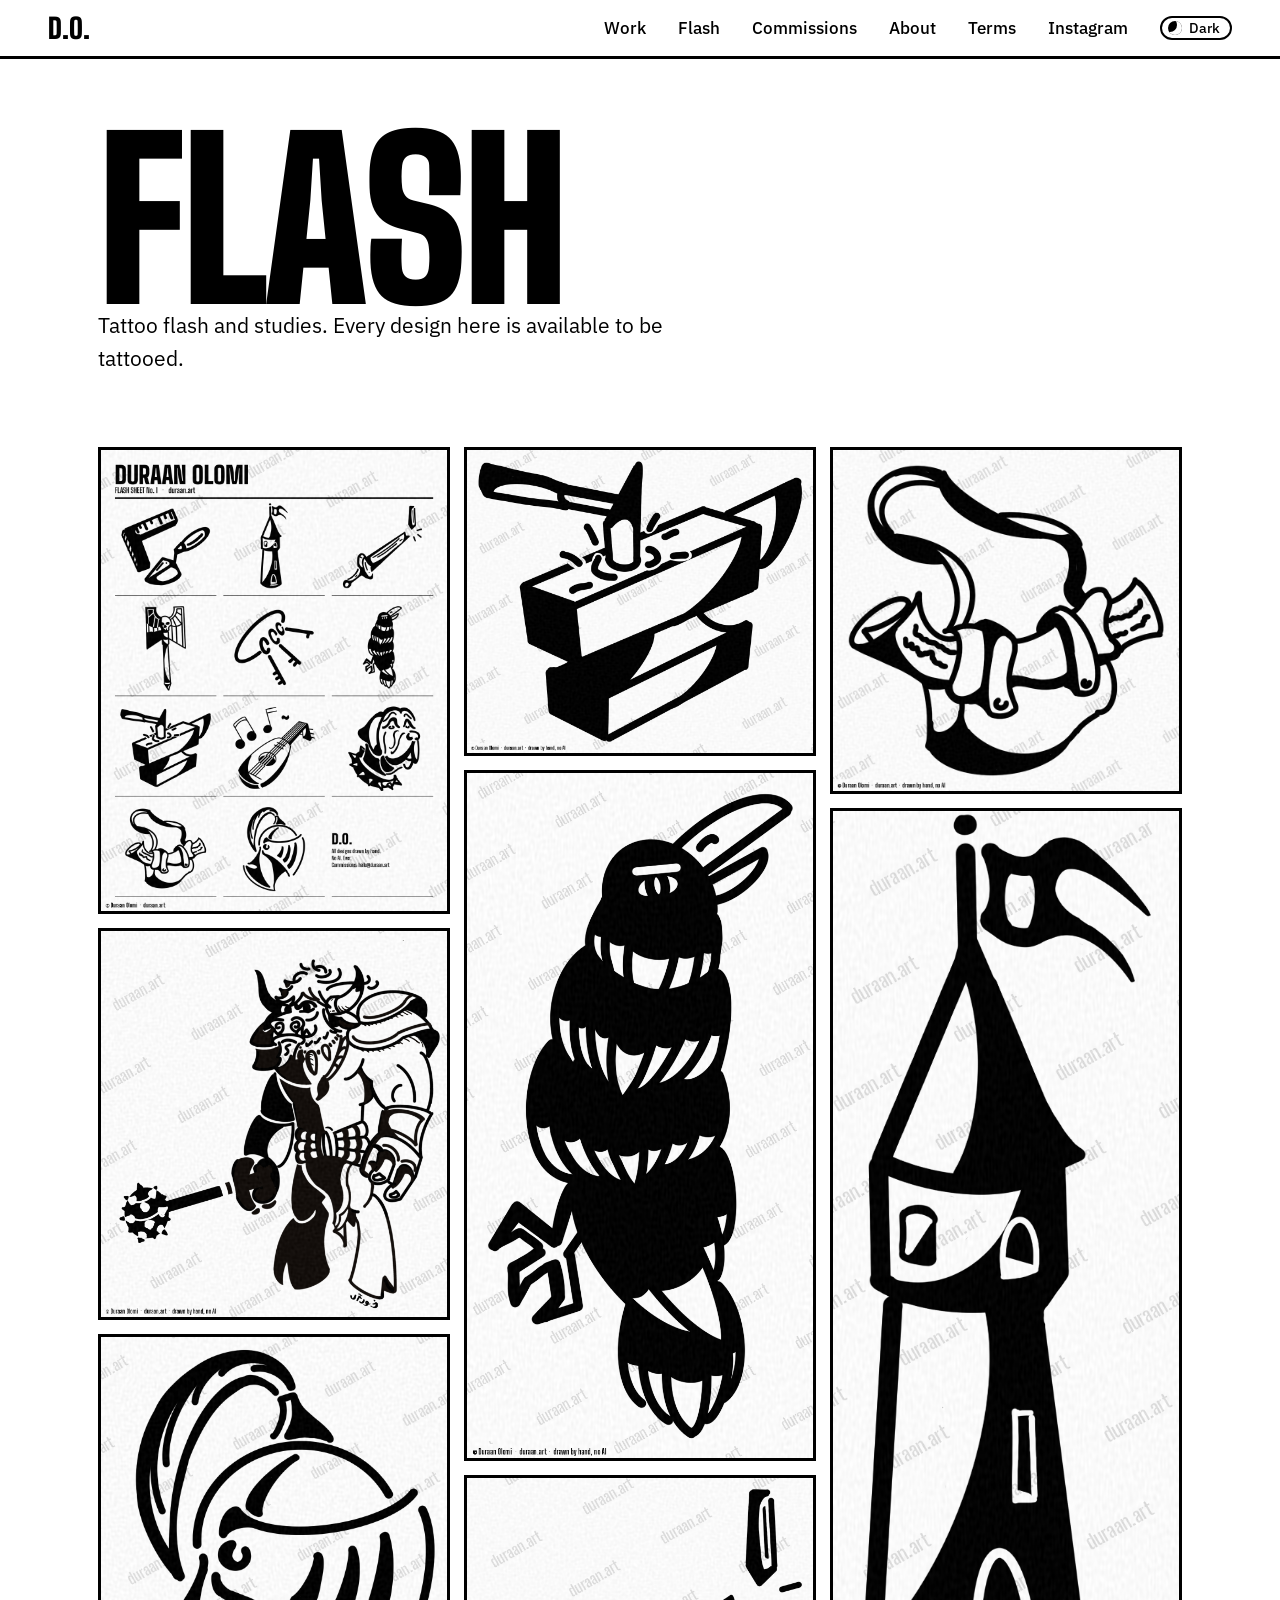
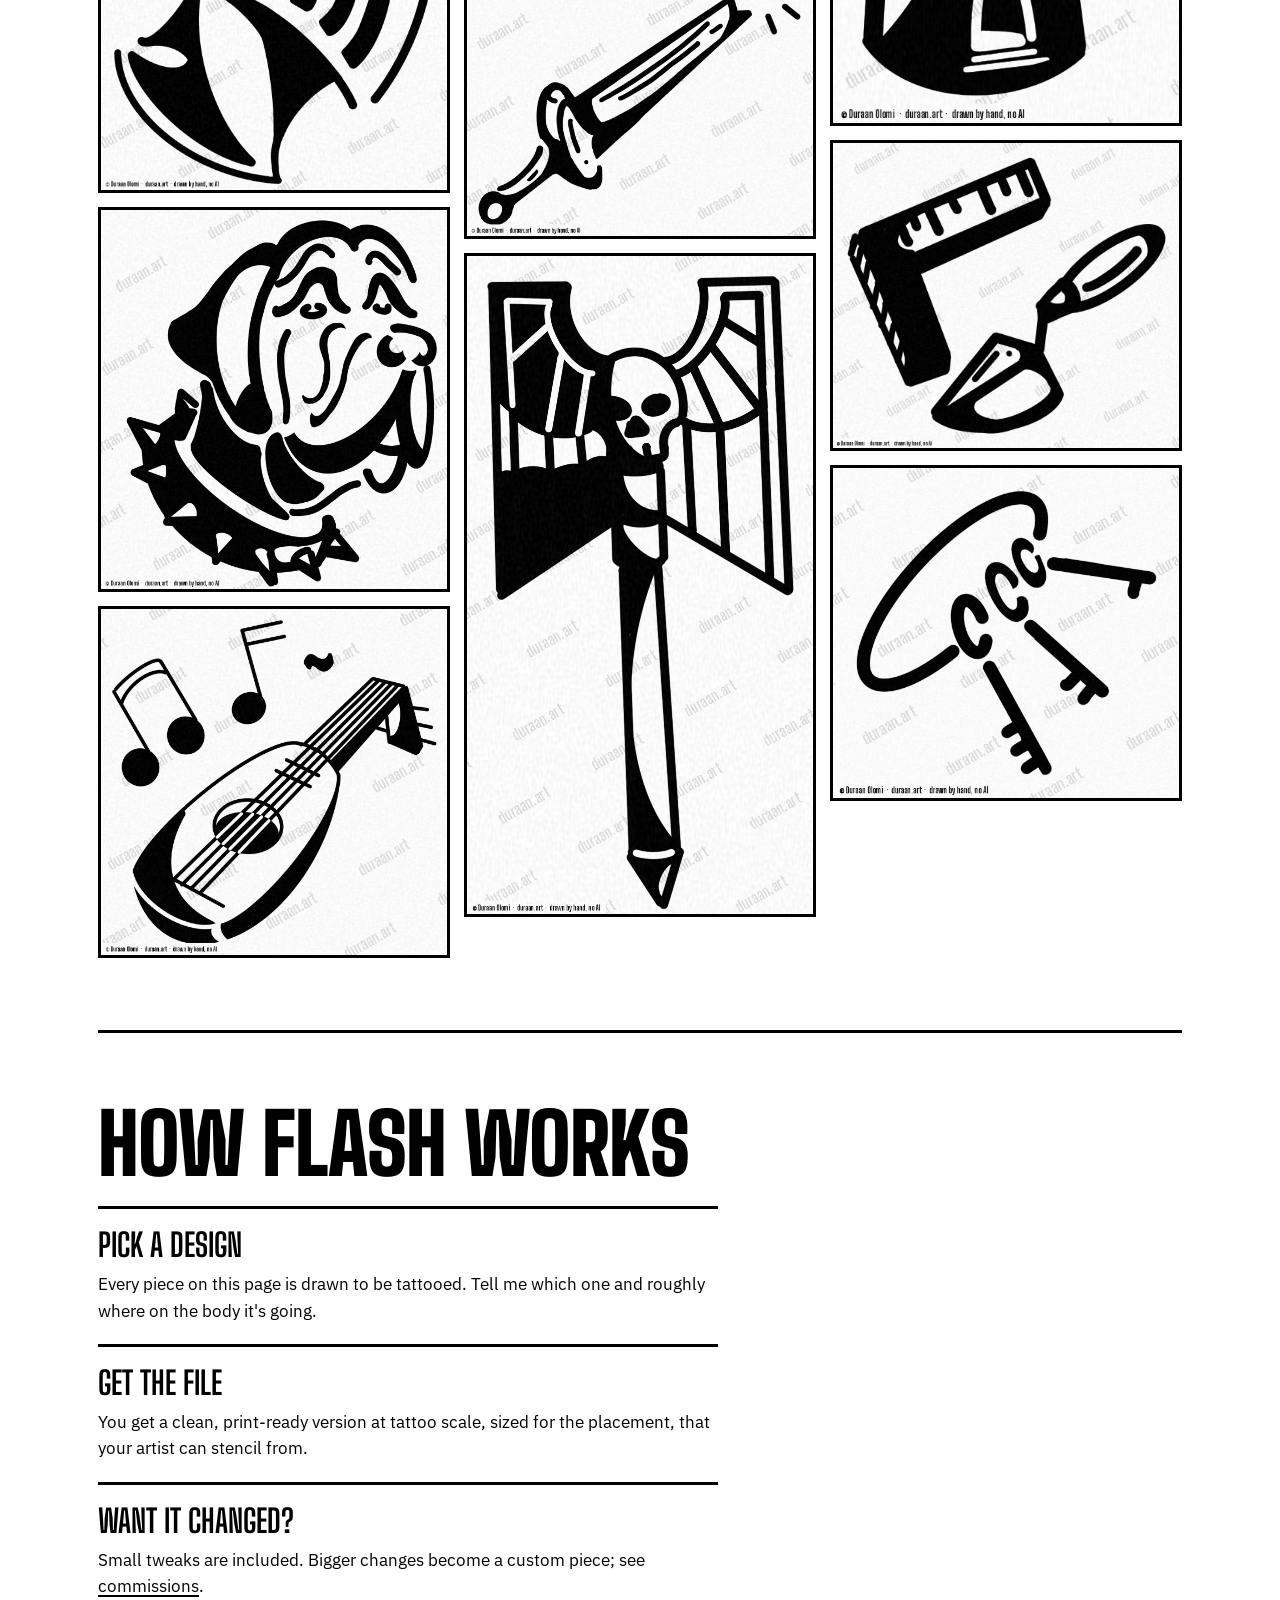
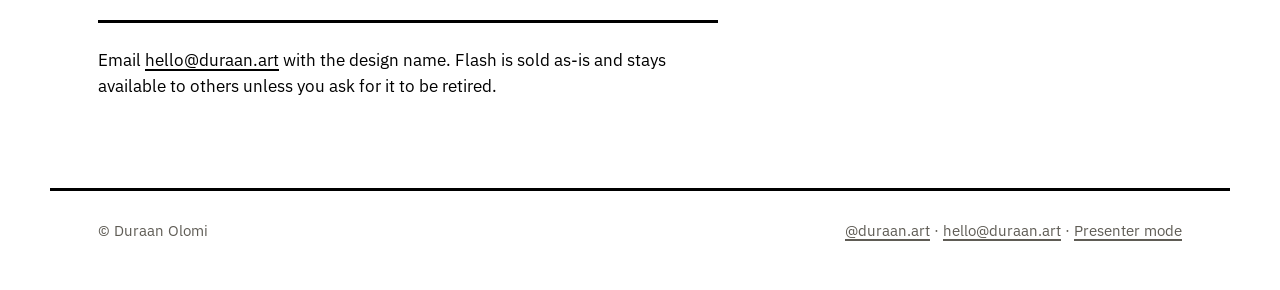
<file: flash.html>
<!doctype html>
<html lang="en">
<head>
<meta charset="utf-8">
<meta name="viewport" content="width=device-width, initial-scale=1">
<meta name="color-scheme" content="light dark">
<script>(function(){try{var t=localStorage.getItem("theme");if(t!=="dark"&&t!=="light"){t=window.matchMedia("(prefers-color-scheme: dark)").matches?"dark":"light"}document.documentElement.setAttribute("data-theme",t)}catch(e){}})();</script>
<title>Flash · Duraan Olomi</title>
<meta name="description" content="Custom character art, Ink, and flash designs. No AI ever. Commissions open.">
<meta name="robots" content="noai, noimageai, noimageindex">
<meta name="tdm-reservation" content="1">
<meta name="tdm-policy" content="https://duraan.art/#terms">
<meta name="copyright" content="© Duraan Olomi. All rights reserved. No AI training or text-and-data mining. See https://duraan.art/#terms">
<meta property="og:title" content="duraan.art">
<meta property="og:description" content="Custom character art, Ink, and flash designs. No AI ever. Commissions open.">
<meta property="og:url" content="https://duraan.art/flash.html">
<meta property="og:image" content="https://duraan.art/images/flash-sheet-1.png">
<link rel="icon" href="/favicon.svg" type="image/svg+xml">
<link rel="license" href="https://duraan.art/#terms">
<link rel="preconnect" href="https://fonts.googleapis.com">
<link rel="preconnect" href="https://fonts.gstatic.com" crossorigin>
<link href="https://fonts.googleapis.com/css2?family=Big+Shoulders+Display:wght@700;900&family=IBM+Plex+Sans:ital,wght@0,400;0,500;1,400&display=swap" rel="stylesheet">
<link rel="stylesheet" href="/style.css">
</head>
<body>

<header class="top">
  <a class="mark" href="/" aria-label="Duraan Olomi, home">D.O.</a>
  <nav aria-label="Sections">
    <a href="/work.html">Work</a>
    <a href="/flash.html">Flash</a>
    <a href="/#commissions">Commissions</a>
    <a href="/#about">About</a>
    <a href="/#terms">Terms</a>
    <a href="https://www.instagram.com/duraan.art/" rel="me noopener" target="_blank">Instagram</a>
    <button type="button" class="theme" id="theme" aria-pressed="false" title="Toggle dark mode">
      <span class="theme-icon" aria-hidden="true"></span><span class="theme-label">Dark</span>
    </button>
  </nav>
</header>

<main data-page="flash">
  <section class="page-head">
    <h1 class="name name-sm">Flash</h1>
    <p class="tag">Tattoo flash and studies. Every design here is available to be tattooed.</p>
  </section>

  <section class="sheet" aria-labelledby="flash-h">
    <h2 id="flash-h" class="visually-hidden">Flash designs</h2>
    <div class="grid" id="grid" data-set="flash"></div>
  </section>

  <section class="how" aria-labelledby="how-h">
    <h2 id="how-h">How flash works</h2>
    <div class="how-body">
      <dl class="offers">
        <div>
          <dt>Pick a design</dt>
          <dd>Every piece on this page is drawn to be tattooed. Tell me which one and roughly where on the body it's going.</dd>
        </div>
        <div>
          <dt>Get the file</dt>
          <dd>You get a clean, print-ready version at tattoo scale, sized for the placement, that your artist can stencil from.</dd>
        </div>
        <div>
          <dt>Want it changed?</dt>
          <dd>Small tweaks are included. Bigger changes become a custom piece; see <a href="/#commissions">commissions</a>.</dd>
        </div>
      </dl>
      <p>Email <a href="mailto:hello@duraan.art">hello@duraan.art</a> with the design name. Flash is sold as-is and stays available to others unless you ask for it to be retired.</p>
    </div>
  </section>
</main>

<footer class="foot">
  <span>© Duraan Olomi</span>
  <span><a href="https://www.instagram.com/duraan.art/" rel="me noopener" target="_blank">@duraan.art</a> · <a href="mailto:hello@duraan.art">hello@duraan.art</a> · <a href="/show.html" title="Full-screen slideshow for the table">Presenter mode</a></span>
</footer>

<div class="lightbox" id="lightbox" hidden>
  <button class="lb-close" id="lb-close" aria-label="Close">&times;</button>
  <button class="lb-nav lb-prev" id="lb-prev" aria-label="Previous">&lsaquo;</button>
  <figure>
    <div class="lb-art" id="lb-img" role="img" aria-label=""></div>
    <figcaption id="lb-cap"></figcaption>
  </figure>
  <button class="lb-nav lb-next" id="lb-next" aria-label="Next">&rsaquo;</button>
</div>

<script src="/gallery.js"></script>
<script src="/site.js"></script>
</body>
</html>
</file>
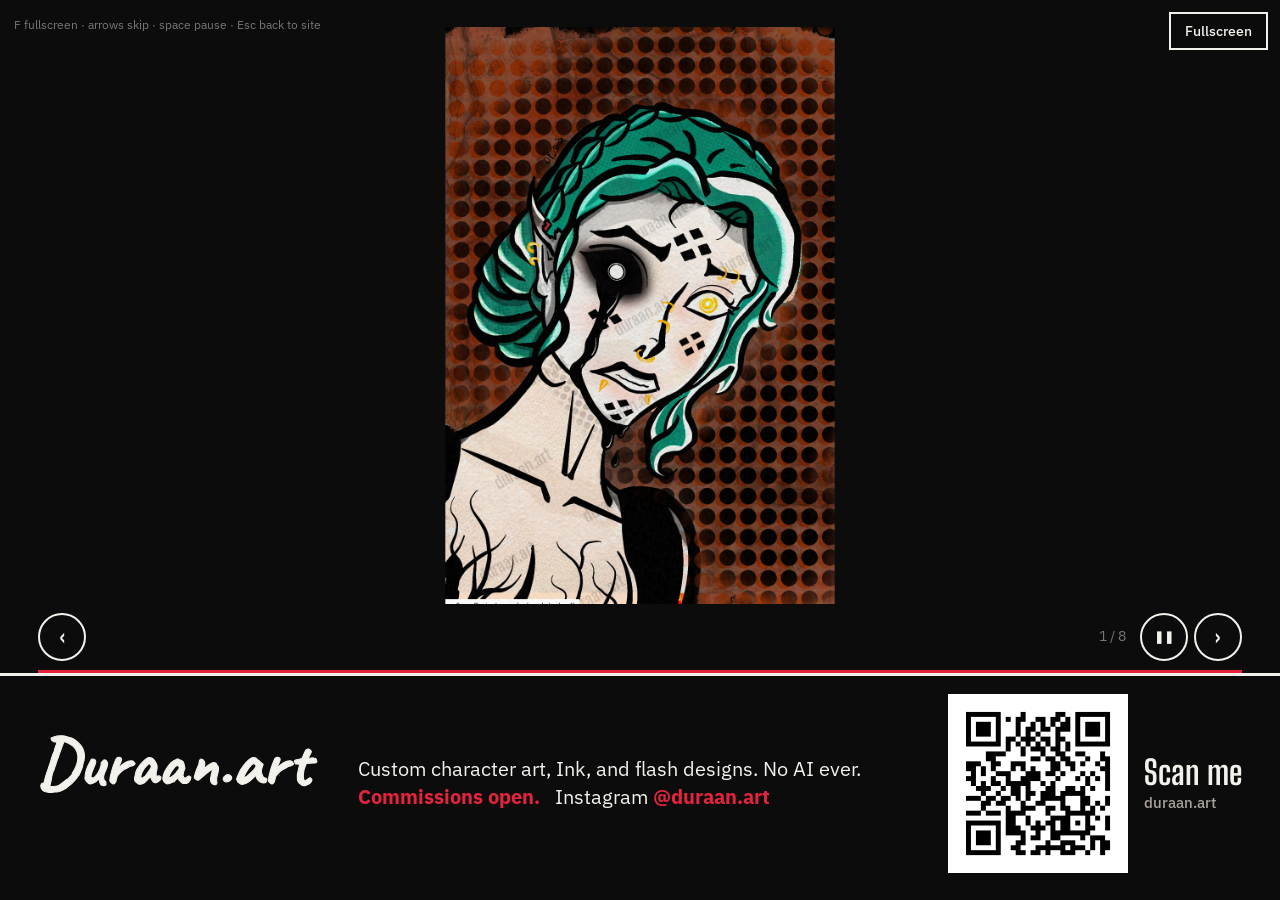
<file: show.html>
<!doctype html>
<html lang="en" data-theme="dark">
<head>
<meta charset="utf-8">
<meta name="viewport" content="width=device-width, initial-scale=1">
<title>duraan.art · table mode</title>
<meta name="robots" content="noindex, noai, noimageai">
<link rel="icon" href="/favicon.svg" type="image/svg+xml">
<link rel="preconnect" href="https://fonts.googleapis.com">
<link rel="preconnect" href="https://fonts.gstatic.com" crossorigin>
<link href="https://fonts.googleapis.com/css2?family=Big+Shoulders+Display:wght@700;900&family=IBM+Plex+Sans:wght@400;500&family=Vazirmatn:wght@700&display=swap" rel="stylesheet">
<link rel="stylesheet" href="/style.css">
<style>
  body.kiosk { overflow: hidden; height: 100vh; background: #0c0c0c; color: #f3f1eb; cursor: none; }
  body.kiosk main { max-width: none; padding: 0; height: 100vh; display: grid; grid-template-rows: 1fr auto; }
  body.kiosk .show { padding: 3vh 3vw 0; min-height: 0; display: grid; grid-template-rows: 1fr auto; }
  body.kiosk .show-frame { aspect-ratio: auto; height: 100%; border: 0; background: #0c0c0c; cursor: none; }
  body.kiosk .slide { transform: scale(1); transition: opacity 1200ms ease, transform 10s linear; }
  body.kiosk .slide.on { transform: scale(1.03); }
  body.kiosk .slide { background-color: #0c0c0c; }
  body.kiosk .show-bar { padding: 1vh 0 0; }
  body.kiosk .show-title { font-size: clamp(28px, 4vw, 56px); }
  body.kiosk .show-count { display: inline; color: #777; }
  body.kiosk .show-btn { width: 48px; height: 48px; border-color: #f3f1eb; color: #f3f1eb; }
  body.kiosk .show-btn:hover { background: #f3f1eb; color: #0c0c0c; }
  body.kiosk .fs { position: fixed; top: 12px; right: 12px; z-index: 5; padding: 8px 14px; border: 2px solid #f3f1eb; background: rgba(12,12,12,0.7); color: #f3f1eb; font: 500 14px var(--body); cursor: pointer; }
  body.kiosk:fullscreen .fs, body.kiosk .fs.hide { display: none; }
  body.kiosk .show-progress { background: #2a2a2a; margin: 1vh 0 0; }
  body.kiosk .kiosk-foot { display: flex; align-items: center; justify-content: space-between; gap: 24px; padding: 2vh 3vw 3vh; border-top: 3px solid #f3f1eb; }
  body.kiosk .kiosk-brand { display: flex; align-items: center; gap: clamp(20px, 3vw, 48px); min-width: 0; }
  body.kiosk .signature { margin: 0; flex: none; }
  body.kiosk .sig { width: clamp(220px, 22vw, 420px); }
  body.kiosk .sig path { fill: #f3f1eb; stroke: #f3f1eb; }
  body.kiosk .reflection { font-size: clamp(24px, 3vw, 48px); background-image: linear-gradient(110deg, #6a6760 0 38%, #f3f1eb 50%, #6a6760 62% 100%); }
  body.kiosk .kiosk-sub { font-size: clamp(16px, 1.6vw, 26px); line-height: 1.4; }
  body.kiosk .kiosk-sub strong { color: #e3243d; }
  body.kiosk .kiosk-qr { display: flex; align-items: center; gap: 16px; }
  body.kiosk .kiosk-qr img { width: clamp(110px, 14vw, 220px); height: auto; border: 8px solid #fff; background: #fff; }
  body.kiosk .kiosk-qr span { font-family: var(--display); font-weight: 700; font-size: clamp(22px, 2.6vw, 44px); line-height: 1; }
  body.kiosk .kiosk-qr small { display: block; font-family: var(--body); font-weight: 500; font-size: clamp(13px, 1.2vw, 20px); color: #a9a59c; margin-top: 6px; }
  body.kiosk .hint { position: fixed; top: 16px; left: 14px; font-size: 12px; color: #777; margin: 0; }
  body.kiosk:hover { cursor: default; }
  body.kiosk.idle .hint, body.kiosk.idle .fs, body.kiosk.idle .show-btn { opacity: 0; transition: opacity 600ms; }
  body.kiosk.idle { cursor: none; }
</style>
</head>
<body class="kiosk">
<main data-page="show">
  <div class="show" id="show" aria-roledescription="carousel" aria-label="Featured pieces">
    <div class="show-frame" id="show-frame"></div>
    <div class="show-bar">
      <button class="show-btn" id="show-prev" aria-label="Previous piece">&lsaquo;</button>
      <div class="show-meta"><span class="show-title" id="show-title"></span><span class="show-count" id="show-count"></span></div>
      <button class="show-btn" id="show-play" aria-label="Pause" aria-pressed="false">&#10074;&#10074;</button>
      <button class="show-btn" id="show-next" aria-label="Next piece">&rsaquo;</button>
    </div>
    <div class="show-progress"><span id="show-progress"></span></div>
  </div>
  <div class="kiosk-foot">
    <div class="kiosk-brand">
      <div class="signature" id="signature">
        <span class="visually-hidden">Duraan.art</span>
        <svg class="sig" viewBox="1.1 -75.2 406.9 89.9" aria-hidden="true" focusable="false"><path d="M21.2 10.6Q19.3 10.9 16.6 10.6Q13.9 10.2 10.8 9.4Q9.2 8.9 8.6 8.2Q7.9 7.5 6.4 5.6Q5.4 4.1 5.2 2.2Q4.9 0.3 5.7 -1.2Q6.4 -2.7 8.2 -3Q9 -3.2 10.2 -2.7Q11.3 -2.1 12.6 -1.3Q14.7 -0.1 17.1 1.2Q19.5 2.4 21.5 2.1Q22.9 1.8 24.9 1.8Q26.8 1.7 28.6 1.4Q30.5 1.1 31.6 0.3Q36.9 -3.3 39.5 -5.5Q42.1 -7.6 42.1 -7.6Q42.3 -8 42.9 -8.2Q43.4 -8.5 44.2 -8.8Q44.8 -9.4 46.1 -10.8Q47.4 -12.1 48.7 -13.4Q49.9 -14.7 50.2 -14.9Q50.4 -15.8 50.6 -16.4Q50.8 -16.9 50.8 -17.5Q51.6 -18.3 53 -20.9Q54.3 -23.4 55.7 -26.6Q57.1 -29.7 57.7 -32.3Q59 -37.8 58.6 -42.3Q58.2 -46.8 56.3 -50.4Q54.4 -54 51.2 -56.7Q50.1 -57.6 48.2 -58.7Q46.3 -59.7 44.3 -60.7Q42.3 -61.6 40.8 -62.1Q39.2 -62.6 38.9 -62.5Q38.5 -62.4 37.4 -59.5Q36.2 -56.5 34.5 -51.9Q32.9 -47.3 31.1 -42.1Q29.2 -36.8 27.5 -32.1Q27 -30.2 26.2 -28.1Q25.5 -26 25 -24.5Q24.5 -22.9 24.5 -22.4Q23.4 -20.7 22.2 -17.2Q21 -13.7 20.2 -7.2Q19.3 -3.8 18.9 -1.6Q18.5 0.7 18.1 0.6Q18.1 0.6 18 1.6Q17.9 2.5 17.6 2.8Q17.6 3.4 16.4 3.6Q15.2 3.8 13.6 3.1Q12 2.4 10.6 0.4Q10.3 -0.7 10.2 -2.9Q10 -5 10.8 -7.9Q11.3 -9.8 12.2 -12.8Q13.1 -15.8 14.2 -19Q15.3 -22.2 16.2 -24.9Q17.2 -27.6 17.6 -28.9Q18.3 -30.6 19.6 -35.3Q20.4 -37.9 21.2 -40.5Q22.1 -43.1 22.9 -45.2Q23.7 -47.2 24 -47.8Q24.5 -49.1 25.2 -52Q26 -55 27.6 -58.8L28.3 -62.1L27.2 -62.6Q26 -62.2 25.4 -62.4Q24.7 -62.5 24.5 -62.6Q23.9 -62.4 23 -63Q22 -63.5 21.2 -64.4Q20.5 -65.3 20.3 -65.9Q20.1 -66.3 20.1 -67Q20 -67.6 20 -67.6Q20.1 -68.2 21.7 -68.8Q23.3 -69.5 25.9 -70.1Q28.4 -70.7 31.3 -71Q34.2 -71.3 36.7 -71.1Q39.3 -70.9 43.1 -69.9Q46.9 -68.9 49.6 -67.9Q52.8 -66.7 56.5 -63.8Q60.2 -60.9 63.2 -56.9Q66.3 -52.9 67.3 -48.5Q67.6 -47.3 67.9 -45.1Q68.2 -42.9 68.2 -40.9Q68.3 -38.8 67.8 -38.2Q67.6 -37.8 67.6 -37.2Q67.5 -36.7 67.9 -36.5Q67.8 -36.2 67.2 -34.2Q66.6 -32.3 66.1 -30.9Q65.9 -28.3 64.8 -24.9Q63.6 -21.5 62.2 -18.4Q60.9 -15.4 59.9 -13.7Q59.5 -13.7 59.2 -13.6Q58.8 -13.4 59.2 -13.3Q59.2 -12.8 58.1 -11.4Q57.7 -11.1 56.9 -10Q56 -8.8 55.5 -8.4Q55.4 -7.7 54.9 -7.2Q54.4 -6.8 54 -6.8Q54 -6.8 53.9 -6.8Q53.7 -6.8 53.7 -6.4Q52.9 -5.2 51 -3.3Q49.1 -1.4 46.7 0.6Q44.3 2.6 41.9 4.3Q39.5 6 37.5 6.8Q36.5 7.5 35.4 8Q34.3 8.4 33.3 8.9Q32.8 9.3 30.4 9.6Q28 9.9 25.4 10.1Q22.7 10.3 21.2 10.6Z"/><path d="M92.3 -0.2Q91.3 -1.2 90.7 -3Q90.1 -4.7 89.5 -7Q89.3 -7.8 89.4 -8.8Q89.4 -9.8 89.3 -10.4Q89 -9.7 88.3 -8.6Q87.7 -7.5 87.1 -7Q86.7 -6.6 85.3 -5.5Q83.9 -4.3 82.5 -3.6Q79.2 -1.5 76.7 -1.6Q74.1 -1.8 72.2 -4.2Q70.6 -5.5 69.6 -7.5Q68.6 -9.5 69.2 -12.3Q69.4 -15.8 70.2 -19.1Q71 -22.5 73.5 -28.1Q75.6 -32.2 76.7 -34.5Q77.8 -36.8 78.1 -37.2Q79.6 -37.7 81.8 -37.2Q84 -36.6 84.2 -35.2Q84.8 -34.2 84.2 -31.5Q83.6 -28.7 81.8 -25.2Q80.4 -21.8 79.2 -18.6Q77.9 -15.4 77.7 -13.2Q77.4 -11 78.8 -10.5Q79.7 -10 81.5 -10.6Q83.2 -11.2 85.6 -14.2Q88 -17.2 90.7 -23.7Q91.5 -25.7 91.9 -27.2Q92.3 -28.8 92.4 -30.7Q92.2 -31.9 93.1 -33.2Q93.9 -34.5 95.1 -35.2Q95.5 -35.7 96.2 -36.2Q96.9 -36.6 97.1 -36.1L98.7 -36.2Q99.1 -36.3 99.6 -35.4Q100.1 -34.5 100.6 -34.1Q101.7 -33.2 101.6 -30.2Q101.5 -27.2 99.2 -21.8Q97.3 -17.7 96.7 -15.6Q96 -13.5 95.9 -11.5Q95.9 -9.7 96.2 -8.5Q96.5 -7.2 98 -5.9Q99.1 -5.2 99.2 -3.6Q99.4 -1.9 99.3 -0.7Q99.1 0.2 97.8 0.6Q96.4 0.9 94.9 0.7Q93.3 0.5 92.3 -0.2Z"/><path d="M107.6 -2.7Q106.7 -3.4 105.7 -4.5Q104.6 -5.6 104.9 -7.6Q105.2 -10.4 105.7 -12.6Q106.2 -14.7 106.9 -17.5Q107.1 -18.7 108 -21.6Q108.8 -24.5 110 -27.9Q111.2 -31.3 112.5 -34.4Q113.8 -37.4 114.8 -38.9Q115.9 -39.9 118.1 -39.9Q120.2 -39.9 121 -39.1Q122.1 -38.2 121.7 -36Q121.3 -33.7 118.9 -29Q118.4 -27.8 117.7 -26.5Q116.9 -25.1 116.6 -24.2Q116.3 -23.4 116.8 -23.5Q117.4 -24.6 119 -26.1Q120.6 -27.5 122.4 -28.9Q124.2 -30.3 125.8 -31.4Q127.4 -32.5 128 -32.8Q128.8 -33.3 129.9 -33.7Q130.9 -34 131.3 -34.2Q133.6 -35.3 136.4 -35.1Q139.1 -34.8 139.7 -33.3Q139.8 -32.5 140.4 -32.1Q140.9 -31.7 140.9 -31.7Q141.3 -31.7 141.4 -31.4Q141.4 -31.1 141.4 -31.1Q141.4 -30.4 140.1 -29.1Q138.7 -27.8 137.1 -27.7Q135.8 -27.6 134.8 -27.2Q133.8 -26.8 132.4 -26.2Q128.6 -24 125.5 -22.3Q122.5 -20.6 119.3 -17.1Q118.6 -16.3 117.8 -15.6Q117 -14.9 116.2 -13.6Q115.7 -13.1 115.2 -11.4Q114.7 -9.7 114.3 -8.2Q114 -6.6 114 -6.3Q114 -6.3 113.7 -5.4Q113.4 -4.4 112.7 -3.5Q111.5 -1.9 110.3 -1.5Q109.2 -1.1 107.6 -2.7Z"/><path d="M150.6 -1.4Q149.8 -1.2 148.5 -1.2Q147.2 -1.3 146.2 -1.6Q145.3 -1.8 145.3 -2.1Q145.3 -2.6 144.8 -2.6Q144.8 -2.6 143.7 -3.5Q142.6 -4.3 141.7 -4.7Q140.8 -6.1 140.6 -8Q140.3 -9.8 141.7 -14.5Q141.8 -17.7 143.5 -21.2Q145.2 -24.8 147.8 -28.2Q150.4 -31.6 153.2 -34.2Q156 -36.9 158.2 -38.2Q159.6 -39.6 162 -39.7Q164.3 -39.8 166.1 -38.8Q167.1 -38.3 168.3 -36.8Q169.5 -35.3 170.6 -33.7Q171.7 -32 172.3 -30.7Q172.6 -29.6 172.9 -28.8Q173.1 -27.9 173.2 -26.7Q173.3 -25.5 173 -23.1Q172.5 -21.3 172.2 -19.5Q171.8 -17.6 171.8 -15.7Q171.6 -13.8 172.3 -13Q172.9 -12.2 174.2 -12.9Q175.4 -13.5 176.7 -13.1Q178 -12.6 178.6 -11.5Q179.1 -10.3 178.2 -8.5Q177.6 -7.2 176.3 -6Q175 -4.8 173.4 -4.1Q171.8 -3.3 170.3 -3.3Q169.2 -3.3 168.1 -4.2Q167 -5 166.1 -6.5Q165.2 -8 164.6 -9.8L164 -12.1L160.4 -8.8Q159.1 -7.4 157.9 -6.2Q156.6 -5.1 156.3 -4.6Q155.8 -3.7 154.4 -3Q152.9 -2.3 150.6 -1.4ZM153.3 -11Q155 -12 156.3 -13.4Q157.5 -14.8 158.7 -16.6Q159.9 -18.3 161.3 -20.3Q163 -22.6 163.8 -24Q164.5 -25.4 164.9 -27Q164.5 -28.1 163.8 -29.4Q163.1 -30.6 162.4 -30.7Q161 -30.7 159.1 -29Q157.1 -27.3 154.8 -24.1Q154.4 -23.6 153.8 -22.5Q153.2 -21.4 152.7 -20.5Q152.1 -19.5 151.9 -19.2Q151.6 -18.8 151.1 -17.4Q150.5 -15.9 150.1 -14.4Q149.7 -13 149.7 -12.4Q149.7 -11.8 149.9 -11.1Q150 -10.4 150.8 -10.2Q151.6 -10 153.3 -11Z"/><path d="M188.6 -1.8Q187.4 -1.5 185.9 -2.5Q184.4 -3.5 183.2 -5Q182 -6.5 181.7 -7.7Q181.3 -9.8 182 -12.9Q182.6 -15.9 184.2 -19.4Q185.8 -22.8 188.2 -26.1Q190.6 -29.5 193.6 -32.2Q196.6 -34.9 200.1 -36.4Q201.6 -37.2 202.2 -37.5Q202.8 -37.7 203.4 -37.5Q204 -37.2 205.5 -36.4Q206.9 -36 208.4 -35.5Q209.8 -34.9 210.9 -33.4Q211.7 -31.9 212.1 -30.4Q212.5 -28.9 212.8 -27Q213.6 -24.5 213.4 -23.8Q213.2 -23 212.8 -22.6Q212 -21.6 212.4 -21.6Q212.4 -21.6 212.4 -21.2Q212.3 -20.9 211.9 -20.2Q211.2 -18 210.9 -16.1Q210.5 -14.1 210.9 -12.6Q211.7 -10.4 213.1 -10Q214.4 -9.6 216.6 -11.8Q217.7 -12.6 219.1 -12.9Q220.5 -13.1 220.5 -12.3Q220.5 -12.3 220.8 -12.1Q221.1 -11.8 221.5 -11.8Q222 -11.8 221.9 -10.9Q221.8 -9.9 221.5 -8.7Q221.2 -7.5 220.7 -6.7Q219.2 -5.2 219.2 -4.7Q219.2 -4.7 218.9 -4.3Q218.5 -4 217.7 -3.3Q215.9 -2.2 213.2 -2.2Q210.4 -2.2 208.9 -3.3Q207.4 -4.4 206 -6Q204.5 -7.6 204.1 -9L203.6 -10L200.7 -8.1Q199.6 -7 199.1 -6.5Q198.6 -5.9 198.2 -5.5Q197.9 -5.1 197.6 -4.8Q197.2 -4.5 196.8 -4.5Q196.4 -4.5 196.1 -4.5Q195.8 -4.5 195.8 -4.5Q195.8 -4.1 194.4 -3.5Q193 -2.8 191.3 -2.3Q189.6 -1.8 188.6 -1.8ZM190.7 -10.2Q191.3 -10.2 192.6 -11Q193.8 -11.7 195.3 -12.8Q196.8 -13.9 198.1 -15Q199.3 -16.1 199.9 -16.8Q200.3 -17.2 200.9 -18.1Q201.4 -19 202.1 -19.7Q204.4 -22.3 205 -23.9Q205.6 -25.4 204.5 -27.2Q204.1 -28.3 203.5 -28.4Q202.9 -28.5 201 -27.7Q199.8 -27 198.4 -25.4Q197 -23.8 195.6 -21.8Q194.1 -19.8 192.9 -17.7Q191.7 -15.6 191 -13.9Q190.2 -12.2 190.2 -11.2Q190.2 -10.8 190.5 -10.5Q190.7 -10.2 190.7 -10.2Z"/><path d="M256.5 -0.4Q255 -0.4 253.6 -1.4Q252.2 -2.3 251.3 -4.1Q250.4 -5.8 250.4 -8.2Q250.4 -9.7 251 -12.5Q251.5 -15.2 252.6 -19.4Q252.8 -20.8 253 -21.2Q253.1 -21.6 253.1 -22Q253.1 -22.2 253.1 -22.4Q253 -22.5 252.8 -22.5Q252 -22.5 250.7 -21.5Q249.3 -20.4 247.6 -19Q247.3 -18.8 247 -18.5Q246.6 -18.2 246.3 -17.9Q245.9 -17.6 245.5 -17.3Q244.5 -16.7 242.5 -15Q240.4 -13.3 238.3 -11.4Q236.1 -9.5 234.5 -8.2Q233.7 -7.6 233.2 -7.2Q232.6 -6.8 232.4 -6.8Q232.2 -6.8 230.9 -7.4Q229.5 -7.9 228.3 -8.9Q227 -10 227 -11.4Q227 -12.3 227.8 -15Q228.5 -17.7 229.9 -21.4Q231.3 -25.1 233.1 -28.9Q233.5 -29.8 233.7 -31.3Q233.9 -32.8 234.2 -34.2Q234.4 -35.7 235.1 -36.4Q235.4 -36.9 235.9 -37.1Q236.3 -37.4 236.8 -37.4Q237.8 -37.4 238.7 -37Q239.6 -36.5 240.4 -35.5Q241.9 -33.9 242.1 -31.8Q242.2 -29.6 241.7 -27.6Q241.2 -25.6 240.6 -24.4Q240 -23.1 240 -23.3Q240.4 -23.5 241.2 -24.3Q241.9 -25.1 243.8 -26.2Q246.4 -28.2 247.8 -29.1Q249.2 -29.9 250 -30.3Q250.7 -30.7 251.3 -31.2Q251.8 -31.6 252.1 -31.7Q252.3 -31.8 252.3 -31.8Q252.3 -31.8 252.3 -31.8Q252.3 -31.8 252.3 -31.8Q252.6 -31.8 253.4 -32.2Q254.1 -32.6 254.8 -32.6Q255.8 -32.6 256.9 -32.2Q258 -31.7 258.8 -31Q259.6 -30.2 259.6 -29.4Q259.6 -29.1 259.8 -28.9Q260 -28.7 260.2 -28.4Q260.7 -27.8 261.4 -26.8Q262 -25.7 262 -23.4Q262 -21.8 261.3 -18.7Q260.6 -15.6 259.8 -12.6Q259 -9.5 259.1 -7.7Q259.1 -5.8 259.4 -4.9Q259.7 -3.9 259.7 -3.3Q259.7 -2.5 258.9 -1.4Q258.1 -0.4 256.5 -0.4Z"/><path d="M276.7 -5.2Q274.6 -4.5 273.2 -4.6Q271.8 -4.6 270.1 -5.8Q268.1 -7.8 268.8 -9.9Q269.4 -11.9 272.3 -13.9Q274.3 -15.1 275.2 -15.2Q276.2 -15.2 278.1 -14.4Q281.5 -12.3 281.1 -9.8Q280.7 -7.2 276.7 -5.2Z"/><path d="M292.7 -2.1Q292.3 -2.9 291 -3.7Q289.6 -4.5 289.6 -4.9Q289.6 -5.3 289.1 -6.2Q288.7 -7 288.3 -7.4Q287.8 -8 288.6 -10.4Q289.4 -12.7 291 -16.1Q292.6 -19.5 294.5 -23Q295.3 -23.8 296.1 -25.1Q296.9 -26.4 297.3 -26.8Q297.3 -27.2 297.6 -27.6Q297.9 -27.9 298.3 -27.9L299.1 -29.5Q299.3 -29.9 300.4 -31.1Q301.4 -32.3 302.9 -33.8Q304.4 -35.2 306 -36.5Q307.5 -37.8 308.5 -38.4Q310.6 -39.8 312.9 -39.7Q315.1 -39.6 316.7 -38.3Q317 -38 318.1 -37.1Q319.1 -36.2 320.5 -35.1Q321.8 -34 322.8 -33.1L326.5 -29.8L324.8 -24.8Q323.5 -20.8 324.1 -17.8Q324.8 -14.8 326 -12.6Q326.5 -11.5 327.4 -10.9Q328.2 -10.3 329.6 -10.1Q330.4 -10 331.1 -9.5Q331.8 -9 331.8 -7.9Q331.8 -5.5 331 -4.5Q330.1 -3.4 329.1 -3.2Q325.8 -2.8 322.8 -3.9Q319.8 -5 317.4 -9.6Q317 -10.2 316.4 -11.9Q315.7 -13.5 315.6 -14Q315.2 -13.5 314.6 -12.8Q313.9 -12 313.3 -11.4Q306.2 -4.2 301.1 -2.1Q296.1 0.1 292.7 -2.1ZM298.2 -10.4Q298.9 -10.3 300.4 -11.2Q301.9 -12 304.4 -14Q307.8 -16.9 310 -18.8Q312.2 -20.7 314.3 -23.7L316.5 -27.3Q315.5 -29.6 314.7 -30.3Q313.9 -31 313.1 -31Q311.8 -31 310 -29.4Q308.2 -27.7 305.9 -24.6Q303.7 -21.4 300.9 -16.7Q299.6 -14.5 298.9 -12.4Q298.2 -10.4 298.2 -10.4Z"/><path d="M336.8 -2.7Q335.9 -3.4 334.9 -4.5Q333.8 -5.6 334.1 -7.6Q334.4 -10.4 334.9 -12.6Q335.4 -14.7 336.1 -17.5Q336.3 -18.7 337.2 -21.6Q338 -24.5 339.2 -27.9Q340.4 -31.3 341.7 -34.4Q343 -37.4 344 -38.9Q345.1 -39.9 347.2 -39.9Q349.4 -39.9 350.2 -39.1Q351.3 -38.2 350.9 -36Q350.5 -33.7 348.1 -29Q347.6 -27.8 346.9 -26.5Q346.1 -25.1 345.8 -24.2Q345.5 -23.4 346 -23.5Q346.6 -24.6 348.2 -26.1Q349.8 -27.5 351.6 -28.9Q353.4 -30.3 355 -31.4Q356.6 -32.5 357.2 -32.8Q358 -33.3 359.1 -33.7Q360.1 -34 360.5 -34.2Q362.8 -35.3 365.6 -35.1Q368.3 -34.8 368.9 -33.3Q369 -32.5 369.6 -32.1Q370.1 -31.7 370.1 -31.7Q370.5 -31.7 370.6 -31.4Q370.6 -31.1 370.6 -31.1Q370.6 -30.4 369.2 -29.1Q367.9 -27.8 366.3 -27.7Q365 -27.6 364 -27.2Q363 -26.8 361.6 -26.2Q357.8 -24 354.8 -22.3Q351.7 -20.6 348.5 -17.1Q347.8 -16.3 347 -15.6Q346.2 -14.9 345.4 -13.6Q344.9 -13.1 344.4 -11.4Q343.9 -9.7 343.6 -8.2Q343.2 -6.6 343.2 -6.3Q343.2 -6.3 342.9 -5.4Q342.6 -4.4 341.9 -3.5Q340.7 -1.9 339.6 -1.5Q338.4 -1.1 336.8 -2.7Z"/><path d="M383.9 0.6Q382.5 0.2 381.1 -0.8Q379.7 -1.8 378.2 -3.1Q377 -4.7 376.5 -6.1Q376 -7.4 376 -9.2Q375.9 -11.1 375.9 -14Q375.9 -15.2 376.4 -17.4Q376.8 -19.6 377.4 -22Q377.9 -24.4 378.4 -26.2Q378.9 -28.1 379 -28.7Q379.3 -30 378 -30.2Q376.7 -30.4 375.2 -30.4Q373.6 -30.3 373.1 -30.6Q372.7 -30.7 372.7 -31.7Q372.7 -32.6 372.7 -32.6Q372.7 -33 372.3 -33.2Q371.9 -33.3 371.6 -33.8Q371.4 -34.2 372.1 -35.3Q372.8 -36.4 373.9 -36.6Q374.8 -36.8 376.6 -37Q378.4 -37.1 380.2 -37.7Q382.1 -38.2 383.1 -39.4Q384 -41.6 385.1 -44.2Q386.2 -46.7 387.2 -48.7Q388.2 -50.6 388.6 -51.1Q390.3 -52 392.1 -51.9Q393.9 -51.7 394.9 -50.1Q395.4 -49.4 395.8 -49.1Q396.1 -48.8 396.1 -48.2Q396 -47.6 395.3 -46Q394.5 -44.5 392.8 -41.3Q392.3 -40.3 391.9 -39.6Q391.5 -38.8 391.5 -38.8Q391.9 -38.7 392.7 -38.7Q393.5 -38.7 394.7 -38.8Q395.8 -39 397.1 -39.2Q398.4 -39.3 399.4 -39.1Q401.7 -39.1 402.8 -37.8Q403.9 -36.5 404 -34.5Q404.2 -33.4 403.2 -32.6Q402.2 -31.8 399.5 -31.8Q398.6 -31.8 396.9 -31.7Q395.2 -31.6 393.4 -31.5Q391.6 -31.4 390.4 -31.2Q389.1 -31.1 389.1 -30.9Q388.8 -30.7 388.2 -29.4Q387.5 -28 386.9 -26.1Q386.2 -24.2 385.7 -22.5Q385 -19.1 384.7 -15.9Q384.4 -12.7 384.7 -10.4Q384.9 -8 385.8 -7Q386.7 -6.1 388.6 -7.1Q390.4 -8 392 -9.3Q393.8 -10.8 395.1 -10.2Q396.4 -9.7 396.8 -8.1Q397.1 -6.4 395.8 -4.5Q394.6 -2.6 392.4 -1.3Q390.2 0 387.9 0.6Q385.6 1.1 383.9 0.6Z"/></svg>
        <span class="reflection" lang="fa" dir="rtl" aria-hidden="true">دوران</span>
      </div>
      <div class="kiosk-sub">Custom character art, Ink, and flash designs. No AI ever.<br><strong id="kiosk-status">Commissions open.</strong> &nbsp; Instagram <strong>@duraan.art</strong></div>
    </div>
    <div class="kiosk-qr"><img src="/images/qr.png" alt="QR code for duraan.art"><span>Scan me<br><small>duraan.art</small></span></div>
  </div>
</main>
<button class="fs" id="fs" type="button">Fullscreen</button>
<p class="hint">F fullscreen · arrows skip · space pause · Esc back to site</p>
<script src="/gallery.js"></script>
<script src="/site.js"></script>
<script>
  (function () {
    if (window.SITE && window.SITE.commissions === "closed") document.getElementById("kiosk-status").textContent = "Commissions closed.";
    function toggleFs() { var el = document.documentElement; if (document.fullscreenElement) document.exitFullscreen(); else if (el.requestFullscreen) el.requestFullscreen().catch(function () {}); }
    document.getElementById("fs").addEventListener("click", toggleFs);
    if (!document.documentElement.requestFullscreen) document.getElementById("fs").classList.add("hide");
    var hideT; function showHint() { document.body.classList.remove("idle"); clearTimeout(hideT); hideT = setTimeout(function () { document.body.classList.add("idle"); }, 4000); }
    ["mousemove", "touchstart", "keydown"].forEach(function (ev) { document.addEventListener(ev, showHint, { passive: true }); }); showHint();
    document.addEventListener("keydown", function (e) {
      if (e.key === "Escape" && !document.fullscreenElement) window.location.href = "/";
      if (e.key === "f" || e.key === "F") toggleFs();
      if (e.key === " ") { e.preventDefault(); document.getElementById("show-play").click(); }
    });
    var wl = null;
    document.addEventListener("click", function () { if (navigator.wakeLock && !wl) navigator.wakeLock.request("screen").then(function (l) { wl = l; }).catch(function () {}); });
  })();
</script>
</body>
</html>
</file>
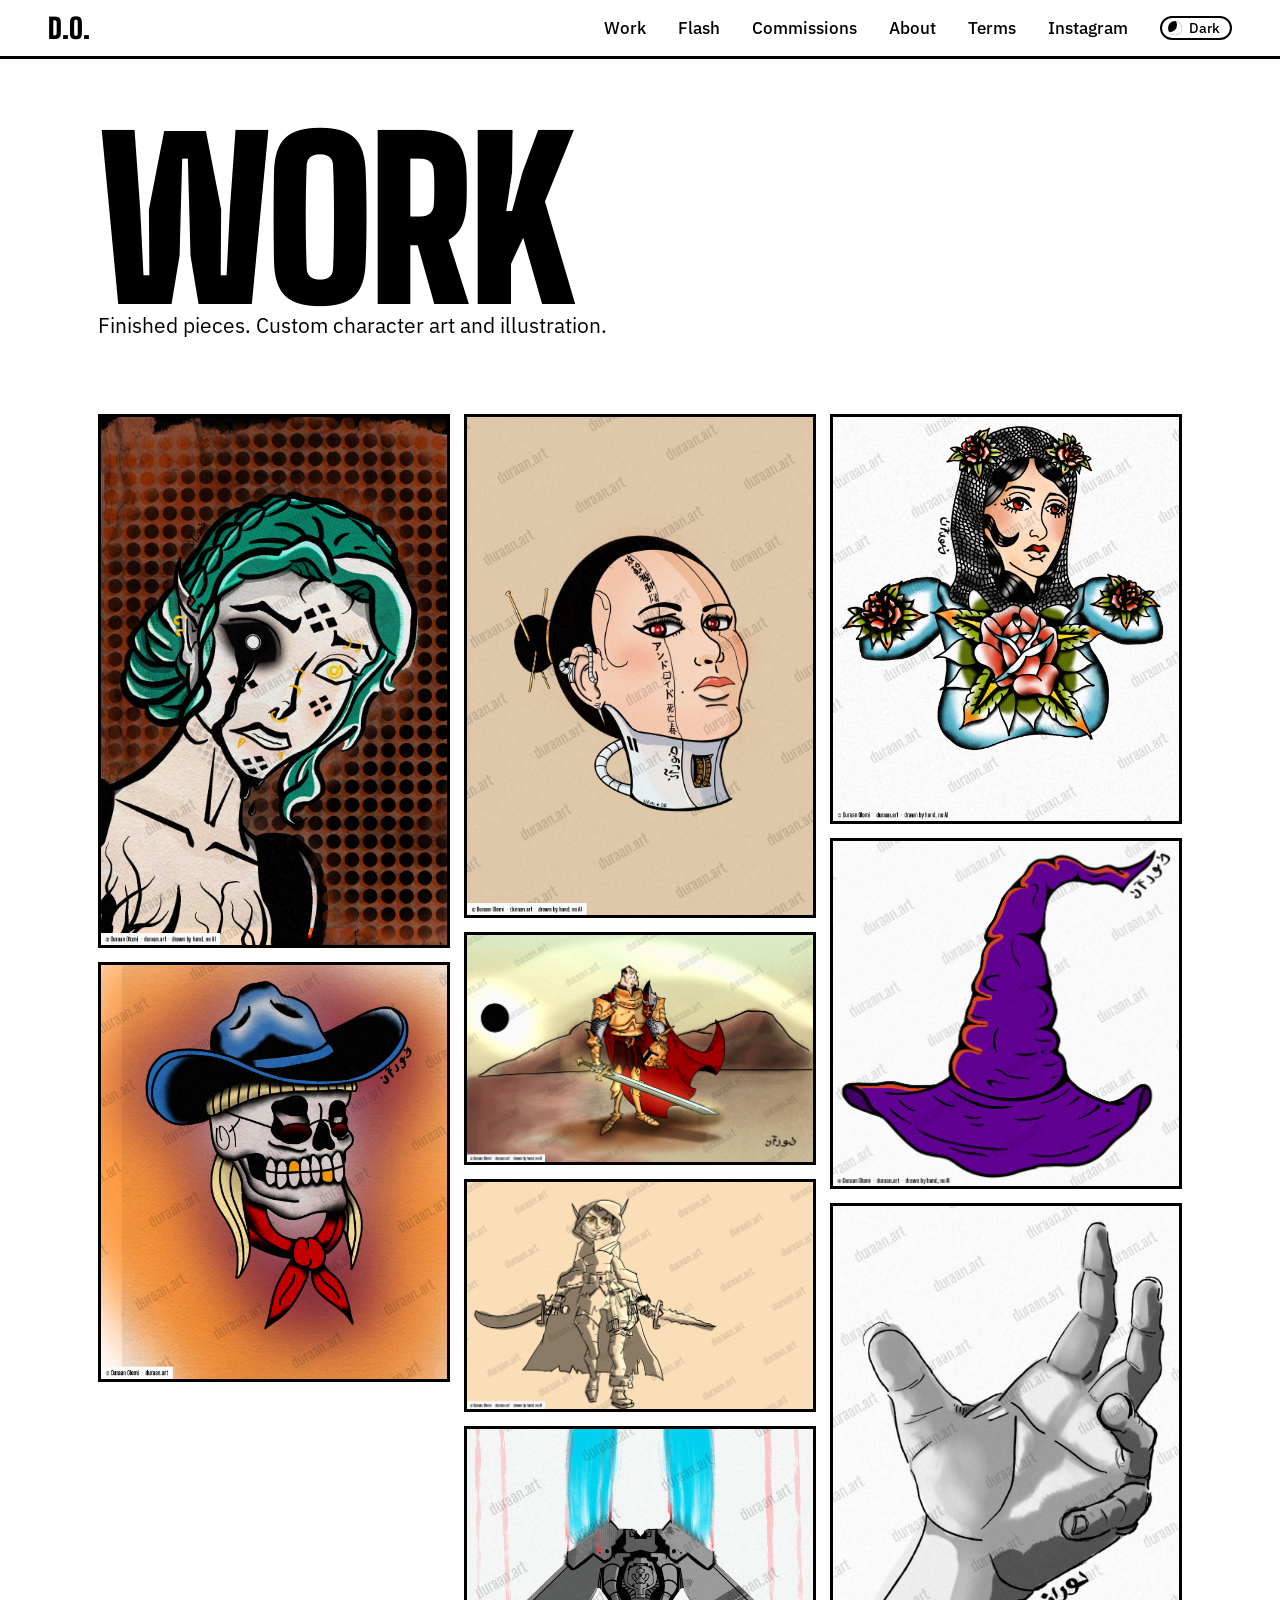
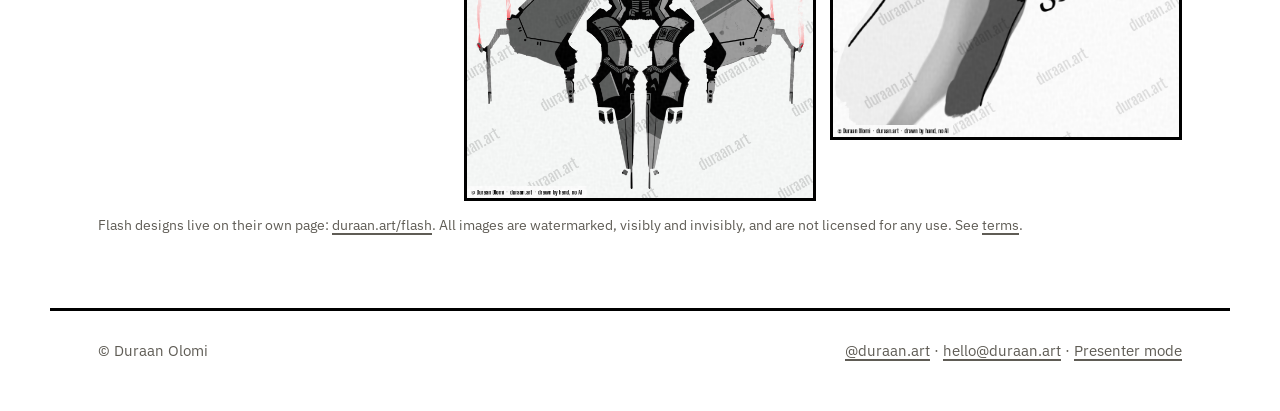
<file: work.html>
<!doctype html>
<html lang="en">
<head>
<meta charset="utf-8">
<meta name="viewport" content="width=device-width, initial-scale=1">
<meta name="color-scheme" content="light dark">
<script>(function(){try{var t=localStorage.getItem("theme");if(t!=="dark"&&t!=="light"){t=window.matchMedia("(prefers-color-scheme: dark)").matches?"dark":"light"}document.documentElement.setAttribute("data-theme",t)}catch(e){}})();</script>
<title>Work · duraan.art</title>
<meta name="description" content="Custom character art, Ink, and flash designs. No AI ever. Commissions open.">
<meta name="robots" content="noai, noimageai, noimageindex">
<meta name="tdm-reservation" content="1">
<meta name="tdm-policy" content="https://duraan.art/#terms">
<meta name="copyright" content="© Duraan Olomi. All rights reserved. No AI training or text-and-data mining. See https://duraan.art/#terms">
<meta property="og:title" content="duraan.art">
<meta property="og:description" content="Custom character art, Ink, and flash designs. No AI ever. Commissions open.">
<meta property="og:url" content="https://duraan.art/work.html">
<meta property="og:image" content="https://duraan.art/images/flash-sheet-1.png">
<link rel="icon" href="/favicon.svg" type="image/svg+xml">
<link rel="license" href="https://duraan.art/#terms">
<link rel="preconnect" href="https://fonts.googleapis.com">
<link rel="preconnect" href="https://fonts.gstatic.com" crossorigin>
<link href="https://fonts.googleapis.com/css2?family=Big+Shoulders+Display:wght@700;900&family=IBM+Plex+Sans:ital,wght@0,400;0,500;1,400&display=swap" rel="stylesheet">
<link rel="stylesheet" href="/style.css">
</head>
<body>

<header class="top">
  <a class="mark" href="/" aria-label="Duraan Olomi, home">D.O.</a>
  <nav aria-label="Sections">
    <a href="/work.html">Work</a>
    <a href="/flash.html">Flash</a>
    <a href="/#commissions">Commissions</a>
    <a href="/#about">About</a>
    <a href="/#terms">Terms</a>
    <a href="https://www.instagram.com/duraan.art/" rel="me noopener" target="_blank">Instagram</a>
    <button type="button" class="theme" id="theme" aria-pressed="false" title="Toggle dark mode">
      <span class="theme-icon" aria-hidden="true"></span><span class="theme-label">Dark</span>
    </button>
  </nav>
</header>

<main data-page="work">
  <section class="page-head">
    <h1 class="name name-sm">Work</h1>
    <p class="tag">Finished pieces. Custom character art and illustration.</p>
  </section>
  <section class="sheet" aria-labelledby="work-h">
    <h2 id="work-h" class="visually-hidden">Featured work</h2>
    <div class="grid" id="grid" data-set="featured"></div>
    <p class="note">Flash designs live on their own page: <a href="/flash.html">duraan.art/flash</a>. All images are watermarked, visibly and invisibly, and are not licensed for any use. See <a href="/#terms">terms</a>.</p>
  </section>
</main>

<footer class="foot">
  <span>© Duraan Olomi</span>
  <span><a href="https://www.instagram.com/duraan.art/" rel="me noopener" target="_blank">@duraan.art</a> · <a href="mailto:hello@duraan.art">hello@duraan.art</a> · <a href="/show.html" title="Full-screen slideshow for the table">Presenter mode</a></span>
</footer>

<div class="lightbox" id="lightbox" hidden>
  <button class="lb-close" id="lb-close" aria-label="Close">&times;</button>
  <button class="lb-nav lb-prev" id="lb-prev" aria-label="Previous">&lsaquo;</button>
  <figure>
    <div class="lb-art" id="lb-img" role="img" aria-label=""></div>
    <figcaption id="lb-cap"></figcaption>
  </figure>
  <button class="lb-nav lb-next" id="lb-next" aria-label="Next">&rsaquo;</button>
</div>

<script src="/gallery.js"></script>
<script src="/site.js"></script>
</body>
</html>
</file>
<file: style.css>
:root {
  --paper: #ffffff;
  --ink: #000000;
  --mid: #5f5c55;
  --rule: #000000;
  --red: #c8102e;
  --text2: #333333;
  --art-paper: #ffffff;
  --lb-bg: rgba(255,255,255,0.96);
  --display: "Big Shoulders Display", "Arial Narrow", sans-serif;
  --body: "IBM Plex Sans", system-ui, sans-serif;
  --gutter: clamp(16px, 4vw, 48px);
  --maxw: 1180px;
}

:root[data-theme="dark"] {
  --paper: #101010;
  --ink: #f3f1eb;
  --mid: #a9a59c;
  --rule: #f3f1eb;
  --red: #e3243d;
  --text2: #cfcbc2;
  --lb-bg: rgba(16,16,16,0.96);
}
html { color-scheme: light; }
html[data-theme="dark"] { color-scheme: dark; }

* { box-sizing: border-box; }
html { scroll-behavior: smooth; }
@media (prefers-reduced-motion: reduce) { html { scroll-behavior: auto; } * { transition: none !important; animation: none !important; } }

body {
  margin: 0;
  transition: background 150ms ease, color 150ms ease;
  background: var(--paper);
  color: var(--ink);
  font-family: var(--body);
  font-size: 17px;
  line-height: 1.55;
  -webkit-font-smoothing: antialiased;
}

a { color: inherit; text-decoration-thickness: 2px; text-underline-offset: 3px; }
a:focus-visible, button:focus-visible { outline: 3px solid var(--red); outline-offset: 3px; }

h1, h2, h3 { font-family: var(--display); font-weight: 900; line-height: 0.92; margin: 0; letter-spacing: -0.01em; }
h2 { font-size: clamp(44px, 7vw, 84px); text-transform: uppercase; }

/* header */
.top {
  position: sticky; top: 0; z-index: 10;
  display: flex; justify-content: space-between; align-items: center;
  padding: 14px var(--gutter);
  background: var(--paper);
  border-bottom: 3px solid var(--rule);
}
.mark { font-family: var(--display); font-weight: 900; font-size: 28px; text-decoration: none; line-height: 1; }
.top nav { display: flex; align-items: center; gap: clamp(12px, 2.6vw, 32px); font-weight: 500; flex-wrap: wrap; justify-content: flex-end; }
@media (max-width: 600px) {
  .top { padding: 10px 16px; }
  .top nav { gap: 12px; font-size: 14px; }
  .theme-label { display: none; }
  .theme { padding: 5px; }
}
.top nav a { text-decoration: none; }
.top nav a:hover { text-decoration: underline; }
.theme {
  display: inline-flex; align-items: center; gap: 7px;
  background: none; border: 2px solid var(--ink); border-radius: 999px;
  padding: 3px 10px 3px 6px; color: var(--ink); cursor: pointer;
  font: inherit; font-weight: 500; font-size: 14px; line-height: 1;
}
.theme:hover { background: var(--ink); color: var(--paper); }
.theme:hover .theme-icon { background: var(--paper); box-shadow: inset -5px -3px 0 0 var(--ink); }
.theme-icon {
  width: 14px; height: 14px; border-radius: 50%;
  background: var(--ink); box-shadow: inset -5px -3px 0 0 var(--paper);
  transition: box-shadow 150ms ease;
}
:root[data-theme="dark"] .theme-icon { box-shadow: inset 0 0 0 0 var(--paper); }
:root[data-theme="dark"] .theme:hover .theme-icon { box-shadow: none; }

main { max-width: var(--maxw); margin: 0 auto; padding: 0 var(--gutter); }

/* hero */
.hero {
  position: relative;
  padding: clamp(24px, 4vw, 48px) 0 clamp(32px, 5vw, 64px);
  border-bottom: 3px solid var(--rule);
}
.hero-stage { display: flex; flex-direction: column; align-items: center; text-align: center; }
.hero-text { margin-top: clamp(22px, 3vw, 36px); display: flex; flex-direction: column; align-items: center; }
.tag { max-width: 44ch; font-size: clamp(17px, 1.8vw, 21px); margin: 0; }
.hero-cta { display: flex; align-items: center; justify-content: center; gap: 26px; flex-wrap: wrap; }
.hero-cta .stamp { margin-top: 22px; }
.link-arrow { font-weight: 500; margin-top: 22px; }
.link-arrow::after { content: " \2192"; }
.stamp.closed { border-color: var(--mid); color: var(--mid); transform: rotate(2deg); }
.stamp.closed:hover { background: var(--mid); color: var(--paper); }

/* signature: Duraan.art drawn on, Farsi reflected beneath it */
.signature { position: relative; display: flex; flex-direction: column; align-items: center; margin: 0 0 clamp(18px, 3vw, 34px); line-height: 1; }
.sig { display: block; width: min(92vw, 520px); height: auto; overflow: visible; }
.sig path {
  fill: var(--ink); stroke: var(--ink); stroke-width: 1.6; stroke-linecap: round; stroke-linejoin: round;
  fill-opacity: 0; stroke-dasharray: 2000; stroke-dashoffset: 2000;
  transition: fill-opacity 450ms ease;
}
.sig path.inked { fill-opacity: 1; }
.sig.drawn path { fill-opacity: 1; stroke-dasharray: none; stroke-dashoffset: 0; }
.reflection {
  display: block; margin-top: -0.12em;
  font-family: "Vazirmatn", "Noto Naskh Arabic", "Geeza Pro", serif; font-weight: 700;
  font-size: clamp(38px, 7vw, 66px); line-height: 1.1;
  transform: scaleY(-1); transform-origin: 50% 50%;
  color: transparent; background: linear-gradient(110deg, var(--mid) 0 38%, #f4f3ef 50%, var(--mid) 62% 100%);
  background-size: 260% 100%; background-position: 100% 0;
  -webkit-background-clip: text; background-clip: text;
  -webkit-mask-image: linear-gradient(to top, rgba(0,0,0,0.9) 20%, rgba(0,0,0,0) 90%);
  mask-image: linear-gradient(to top, rgba(0,0,0,0.9) 20%, rgba(0,0,0,0) 90%);
  opacity: 0; transition: opacity 900ms ease, -webkit-mask-image 300ms, mask-image 300ms;
  -webkit-user-select: none; user-select: none;
}
:root[data-theme="dark"] .reflection { background-image: linear-gradient(110deg, #6a6760 0 40%, #f3f1eb 50%, #6a6760 60% 100%); }
.sig.drawn ~ .reflection, .signature.ready .reflection { opacity: 1; }
.signature:hover .reflection {
  animation: shine 1.1s ease forwards;
  -webkit-mask-image: linear-gradient(to top, rgba(0,0,0,1) 30%, rgba(0,0,0,0.25) 100%);
  mask-image: linear-gradient(to top, rgba(0,0,0,1) 30%, rgba(0,0,0,0.25) 100%);
}
@keyframes shine { from { background-position: 100% 0; } to { background-position: 0% 0; } }

/* slideshow: the frame takes the shape of each piece, so no bars */
.show { width: 100%; min-width: 0; -webkit-user-select: none; user-select: none; }
.show-stage { margin: 0 auto; max-width: 100%; transition: width 600ms cubic-bezier(.4,0,.2,1); }
.show-frame {
  position: relative; aspect-ratio: 4 / 3; border: 3px solid var(--rule);
  background: var(--art-paper); overflow: hidden; cursor: e-resize;
}
.show-fit .show-frame { aspect-ratio: auto; height: 60vh; transition: height 600ms cubic-bezier(.4,0,.2,1); }
.slide {
  position: absolute; inset: 0; opacity: 0; transform: scale(1.02);
  background: var(--art-paper) center / contain no-repeat;
  transition: opacity 700ms ease, transform 7s linear; pointer-events: none;
}
.show-fit .slide { background-size: cover; }
.slide.on { opacity: 1; transform: scale(1); }
@media (prefers-reduced-motion: reduce) { .slide { transition: opacity 300ms ease; transform: none; } }
.show-bar {
  display: flex; align-items: center; gap: 6px; padding: 10px 0 0;
}
.show-meta { flex: 1; display: flex; justify-content: space-between; align-items: baseline; gap: 12px; min-width: 0; padding: 0 8px; }
.show-title { font-family: var(--display); font-weight: 700; font-size: 24px; text-transform: uppercase; white-space: nowrap; overflow: hidden; text-overflow: ellipsis; }
.show-count { color: var(--mid); font-size: 14px; white-space: nowrap; }
.show-fit .show-meta { justify-content: center; }
.show-btn {
  background: none; border: 2px solid var(--ink); color: var(--ink); cursor: pointer;
  width: 36px; height: 36px; border-radius: 50%; font-family: var(--display); font-weight: 900; font-size: 22px; line-height: 1;
  display: inline-flex; align-items: center; justify-content: center; padding: 0;
}
.show-btn:hover { background: var(--ink); color: var(--paper); }
#show-play { font-size: 12px; }
.show-progress { height: 3px; background: color-mix(in srgb, var(--ink) 15%, transparent); margin-top: 10px; }
.show-progress span { display: block; height: 100%; width: 0; background: var(--red); }

/* inner pages */
.page-head { padding: clamp(40px, 6vw, 72px) 0 0; }
.name-sm { font-size: clamp(64px, 11vw, 150px); }
.visually-hidden { position: absolute; width: 1px; height: 1px; overflow: hidden; clip: rect(0 0 0 0); white-space: nowrap; }
.how { border-top: 3px solid var(--rule); }
.how-body { max-width: 62ch; }
.name {
  font-size: clamp(80px, 17vw, 240px);
  text-transform: uppercase;
  line-height: 0.82;
  letter-spacing: -0.02em;
}
.statement {
  max-width: 34ch;
  font-size: clamp(18px, 2.2vw, 24px);
  margin: 28px 0 0;
}
.stamp {
  display: inline-block;
  margin-top: 34px;
  padding: 8px 16px;
  border: 3px solid var(--red);
  color: var(--red);
  font-family: var(--display);
  font-weight: 700;
  font-size: 24px;
  text-transform: uppercase;
  letter-spacing: 0.04em;
  text-decoration: none;
  transform: rotate(-3deg);
  border-radius: 3px;
}
.stamp:hover { background: var(--red); color: var(--paper); }

/* work */
section { padding: clamp(40px, 6vw, 72px) 0; }
.sheet h2, .commissions h2, .about h2 { margin-bottom: 28px; }

.grid {
  columns: 3 260px; column-gap: 14px;
}
.piece {
  position: relative;
  display: block; width: 100%; margin: 0 0 14px;
  break-inside: avoid;
  border: 3px solid var(--rule);
  background: var(--art-paper);
  padding: 0;
  cursor: zoom-in;
  overflow: hidden;
  text-align: left;
  font: inherit;
  color: inherit;
}
.piece .art {
  display: block; width: 100%; aspect-ratio: var(--ar, 4 / 5);
  background: var(--art-paper) center / cover no-repeat;
  pointer-events: none;
}
.piece, .piece *, .lightbox, .lightbox * {
  -webkit-user-select: none; user-select: none;
  -webkit-touch-callout: none; -webkit-user-drag: none;
}

.empty {
  column-span: all;
  padding: 60px 24px;
  text-align: center;
  color: var(--mid);
}

/* pledge */
.pledge {
  padding: clamp(28px, 4vw, 44px) 0 0;
}
.pledge p {
  margin: 0; max-width: 70ch;
  font-size: clamp(18px, 2.1vw, 23px); line-height: 1.45;
  border-left: 8px solid var(--red); padding-left: 20px;
}
.pledge strong { font-family: var(--display); font-weight: 900; font-size: 1.35em; text-transform: uppercase; letter-spacing: 0.01em; margin-right: 6px; }
.note { font-size: 14px; color: var(--mid); margin: 14px 0 0; }

/* terms */
.terms { border-top: 3px solid var(--rule); }
.terms h2 { font-size: clamp(32px, 4vw, 48px); }
.terms-body { max-width: 90ch; font-size: 11.5px; line-height: 1.5; color: var(--text2); column-gap: 32px; }
@media (min-width: 900px) { .terms-body { columns: 2; } }
.terms-body p { margin: 0 0 10px; break-inside: avoid; }
.terms-body strong { color: var(--ink); }
.stamp-line { font-family: var(--display); font-weight: 700; font-size: 16px !important; color: var(--ink) !important; margin-top: 16px !important; }

/* copy-email button */
.copy-email {
  position: relative; display: inline-block; margin: 22px 0 0;
  padding: 16px 24px; border: 3px solid var(--ink); background: var(--ink); color: var(--paper);
  font-family: var(--display); font-weight: 700; font-size: clamp(24px, 3vw, 34px); letter-spacing: 0.02em;
  cursor: copy; transition: background 120ms ease, color 120ms ease;
}
.copy-email:hover, .copy-email:focus-visible { background: var(--paper); color: var(--ink); }
.copy-email-tip {
  position: absolute; left: 50%; bottom: calc(100% + 12px); transform: translateX(-50%) translateY(4px);
  white-space: nowrap; padding: 6px 12px; background: var(--ink); color: var(--paper);
  font-family: var(--body); font-weight: 500; font-size: 14px; letter-spacing: 0;
  opacity: 0; pointer-events: none; transition: opacity 120ms ease, transform 120ms ease;
}
.copy-email-tip::after {
  content: ""; position: absolute; left: 50%; top: 100%; margin-left: -6px;
  border: 6px solid transparent; border-top-color: var(--ink);
}
.copy-email:hover .copy-email-tip, .copy-email:focus-visible .copy-email-tip { opacity: 1; transform: translateX(-50%) translateY(0); }
.copy-email.copied { background: var(--red); border-color: var(--red); color: var(--paper); }
.copy-email-done {
  margin: 12px 0 0; font-weight: 500; color: var(--red);
}
.copy-email-done::before { content: "\2713  "; }

/* forms */
.req { margin-top: 44px; padding-top: 32px; border-top: 3px solid var(--rule); max-width: 72ch; }
.req h3, .list h2 { font-family: var(--display); font-weight: 900; text-transform: uppercase; }
.req h3 { font-size: 32px; margin: 0 0 18px; }
.req-grid { display: grid; grid-template-columns: 1fr 1fr; gap: 14px 18px; }
@media (max-width: 600px) { .req-grid { grid-template-columns: 1fr; } }
.req-wide { grid-column: 1 / -1; }
.req label, .join label { display: block; font-weight: 500; font-size: 14px; }
.req input, .req select, .req textarea, .join input {
  display: block; width: 100%; margin-top: 6px; padding: 10px 12px;
  font: inherit; font-size: 16px; color: var(--ink); background: var(--paper);
  border: 2px solid var(--ink); border-radius: 0; -webkit-appearance: none; appearance: none;
}
.req textarea { resize: vertical; }
.req input:focus, .req select:focus, .req textarea:focus, .join input:focus { outline: 3px solid var(--red); outline-offset: 1px; }
.btn {
  display: inline-block; padding: 12px 22px; border: 3px solid var(--ink); background: var(--ink); color: var(--paper);
  font-family: var(--display); font-weight: 700; font-size: 22px; letter-spacing: 0.03em; text-transform: uppercase; cursor: pointer;
}
.btn:hover { background: var(--paper); color: var(--ink); }
.btn[disabled] { opacity: 0.6; cursor: wait; }
.req-foot { display: flex; align-items: center; gap: 18px; flex-wrap: wrap; margin-top: 18px; }
.req-status { margin: 0; font-weight: 500; color: var(--red); }
.req-status.ok { color: var(--ink); }
.list { border-top: 3px solid var(--rule); }
.list h2 { font-size: clamp(32px, 4vw, 48px); margin-bottom: 16px; }
.join { max-width: 62ch; }
.join-row { display: flex; gap: 10px; margin-top: 14px; }
.join-row input { margin: 0; }
@media (max-width: 480px) { .join-row { flex-direction: column; } }

/* commissions */
.comm-body, .about-body { max-width: 62ch; }
.offers { margin: 24px 0; padding: 0; border-top: 3px solid var(--rule); }
.offers > div { padding: 20px 0; border-bottom: 3px solid var(--rule); }
.offers dt { font-family: var(--display); font-weight: 700; font-size: 32px; text-transform: uppercase; line-height: 1; }
.offers dd { margin: 10px 0 0; }

.about { border-top: 3px solid var(--rule); }

/* footer */
.foot {
  max-width: var(--maxw); margin: 0 auto;
  padding: 28px var(--gutter) 48px;
  border-top: 3px solid var(--rule);
  display: flex; justify-content: space-between; flex-wrap: wrap; gap: 12px;
  font-size: 15px; color: var(--mid);
}

/* lightbox */
.lightbox {
  position: fixed; inset: 0; z-index: 50;
  background: var(--lb-bg);
  display: grid; grid-template-columns: 64px 1fr 64px; align-items: center;
}
.lightbox[hidden] { display: none; }
.lightbox figure { margin: 0; text-align: center; max-height: 100vh; padding: 48px 0; }
.lb-art {
  width: min(92vw, 1100px); height: calc(100vh - 140px); margin: 0 auto;
  background: transparent center / contain no-repeat;
  pointer-events: none;
}
.lightbox figcaption { margin-top: 12px; font-size: 15px; }
.lb-nav, .lb-close {
  background: none; border: 0; cursor: pointer; color: var(--ink);
  font-family: var(--display); font-weight: 900; font-size: 56px; line-height: 1;
}
.lb-close { position: absolute; top: 12px; right: 20px; font-size: 44px; }
@media (max-width: 580px) {
  .lightbox { grid-template-columns: 40px 1fr 40px; }
  .lb-nav { font-size: 40px; }
}
</file>
